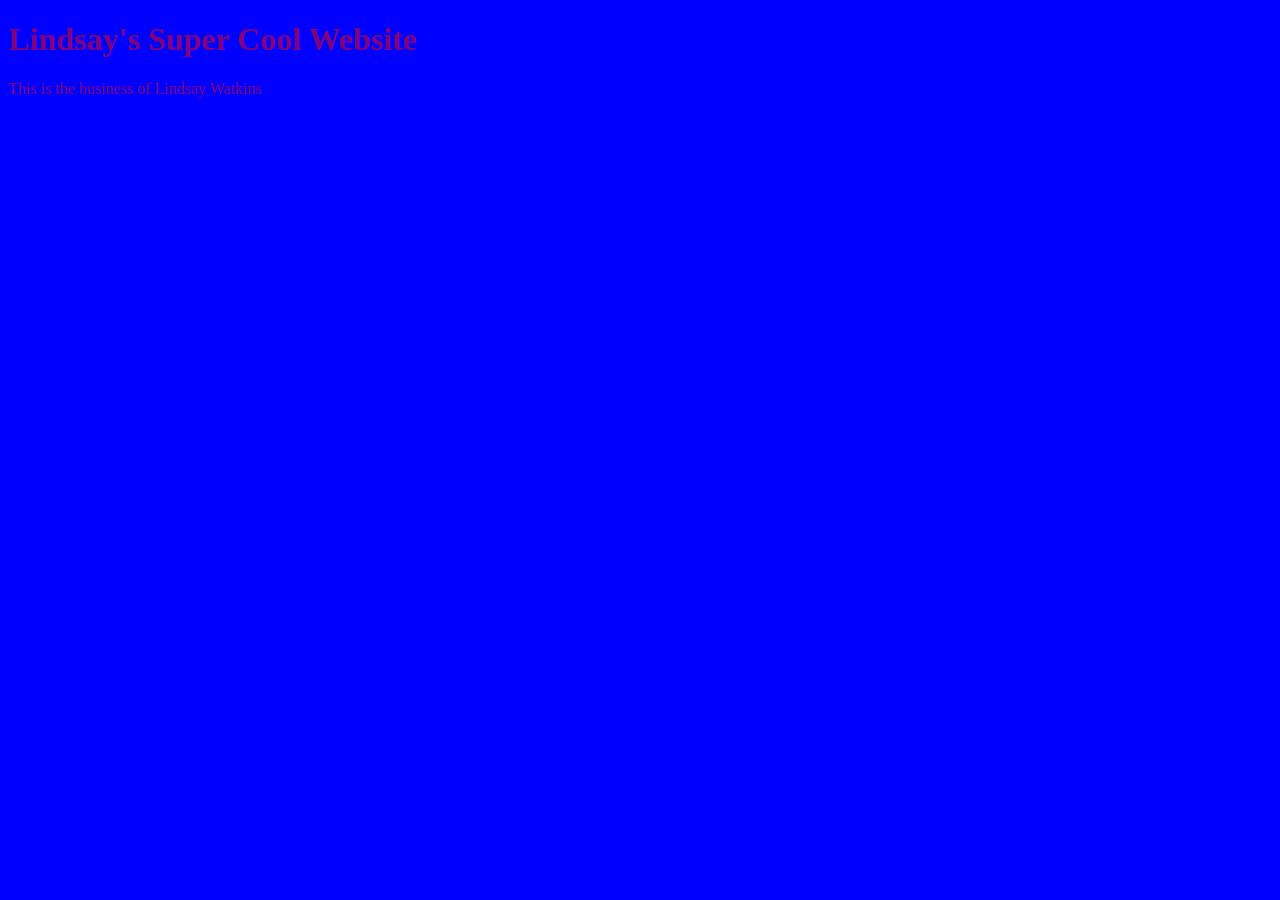
<file: unit_1/index.html>
<!DOCTYPE html>
<html>
	<head>
		<link rel="stylesheet" type="text/css" href="css/style.css">
		<title>Lindsay's Amazing Page</title>
	</head>
	<body>
		<h1>Lindsay's Super Cool Website</h1>
		<p>This is the business of Lindsay Watkins</p>
	</body>
</html>
</file>
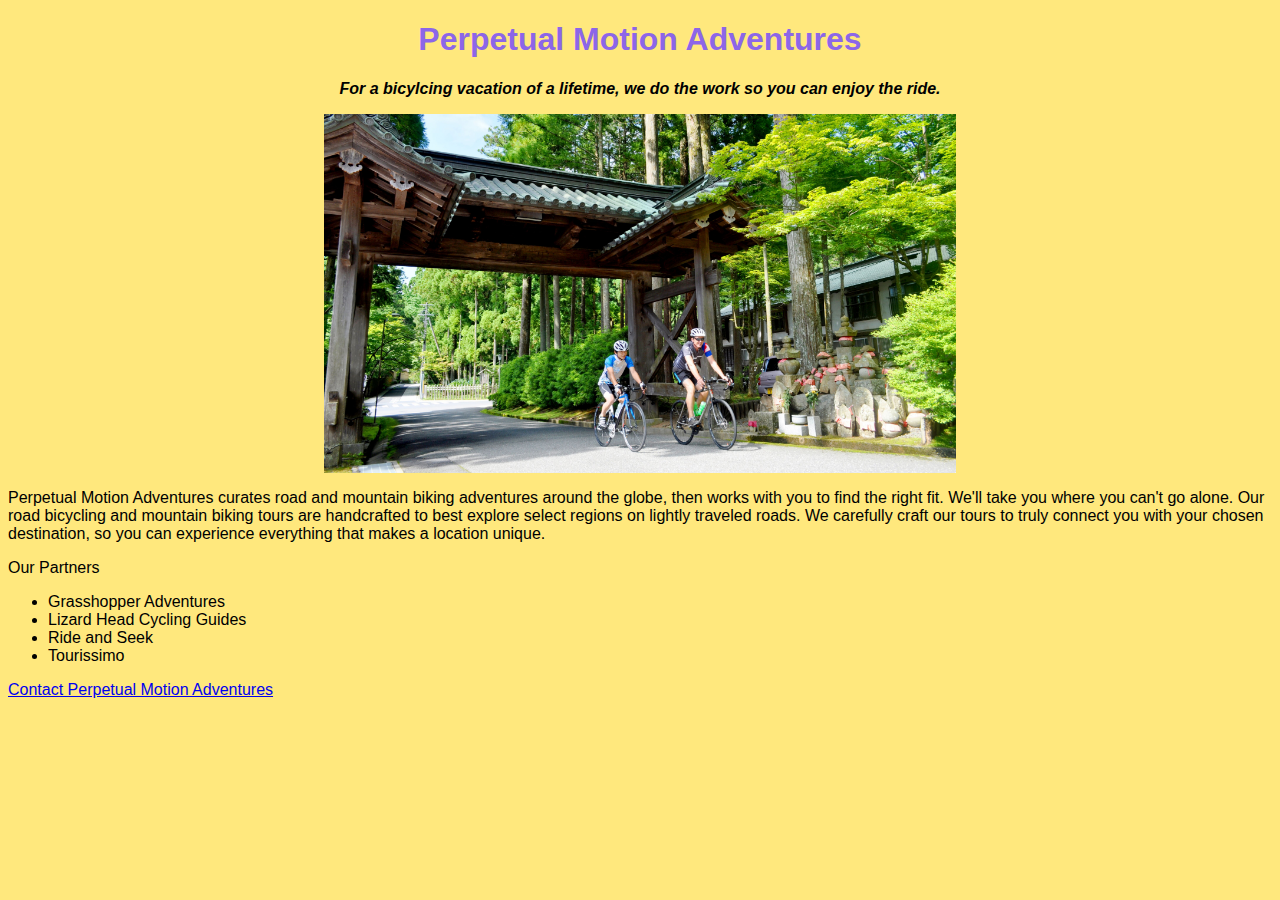
<file: unit_3/index.html>
<!DOCTYPE html>
<html>

<head>
	<link rel="stylesheet" type="text/css" href="css/style.css">
	<title>Perpetual Motion Adventures</title>
</head>

<body>
	<h1>Perpetual Motion Adventures</h1>
	
	<p id="slogan">For a bicylcing vacation of a lifetime, we do the work so you can enjoy the ride.</p> 
	
	<img src="images/japan.jpeg" alt="Two cyclists ride along a scenic road in Japan" title="Cycling in Japan" class="center">
	
	<p>Perpetual Motion Adventures curates road and mountain biking adventures around the globe, then works with you to find the right fit. We'll take you where you can't go alone. Our road bicycling and mountain biking tours are handcrafted to best explore select regions on lightly traveled roads. We carefully craft our tours to truly connect you with your chosen destination, so you can experience everything that makes a location unique.</p>

	<p>Our Partners</p>
	<ul>
		<li>Grasshopper Adventures</li>
		<li>Lizard Head Cycling Guides</li>
		<li>Ride and Seek</li>
		<li>Tourissimo</li>
	</ul>

	<p><a href="mailto:lindsay.watkins@gmail.com?subject="Perpetual Motion Adventures">Contact Perpetual Motion Adventures</a></p>

</body>

</html>
</file>
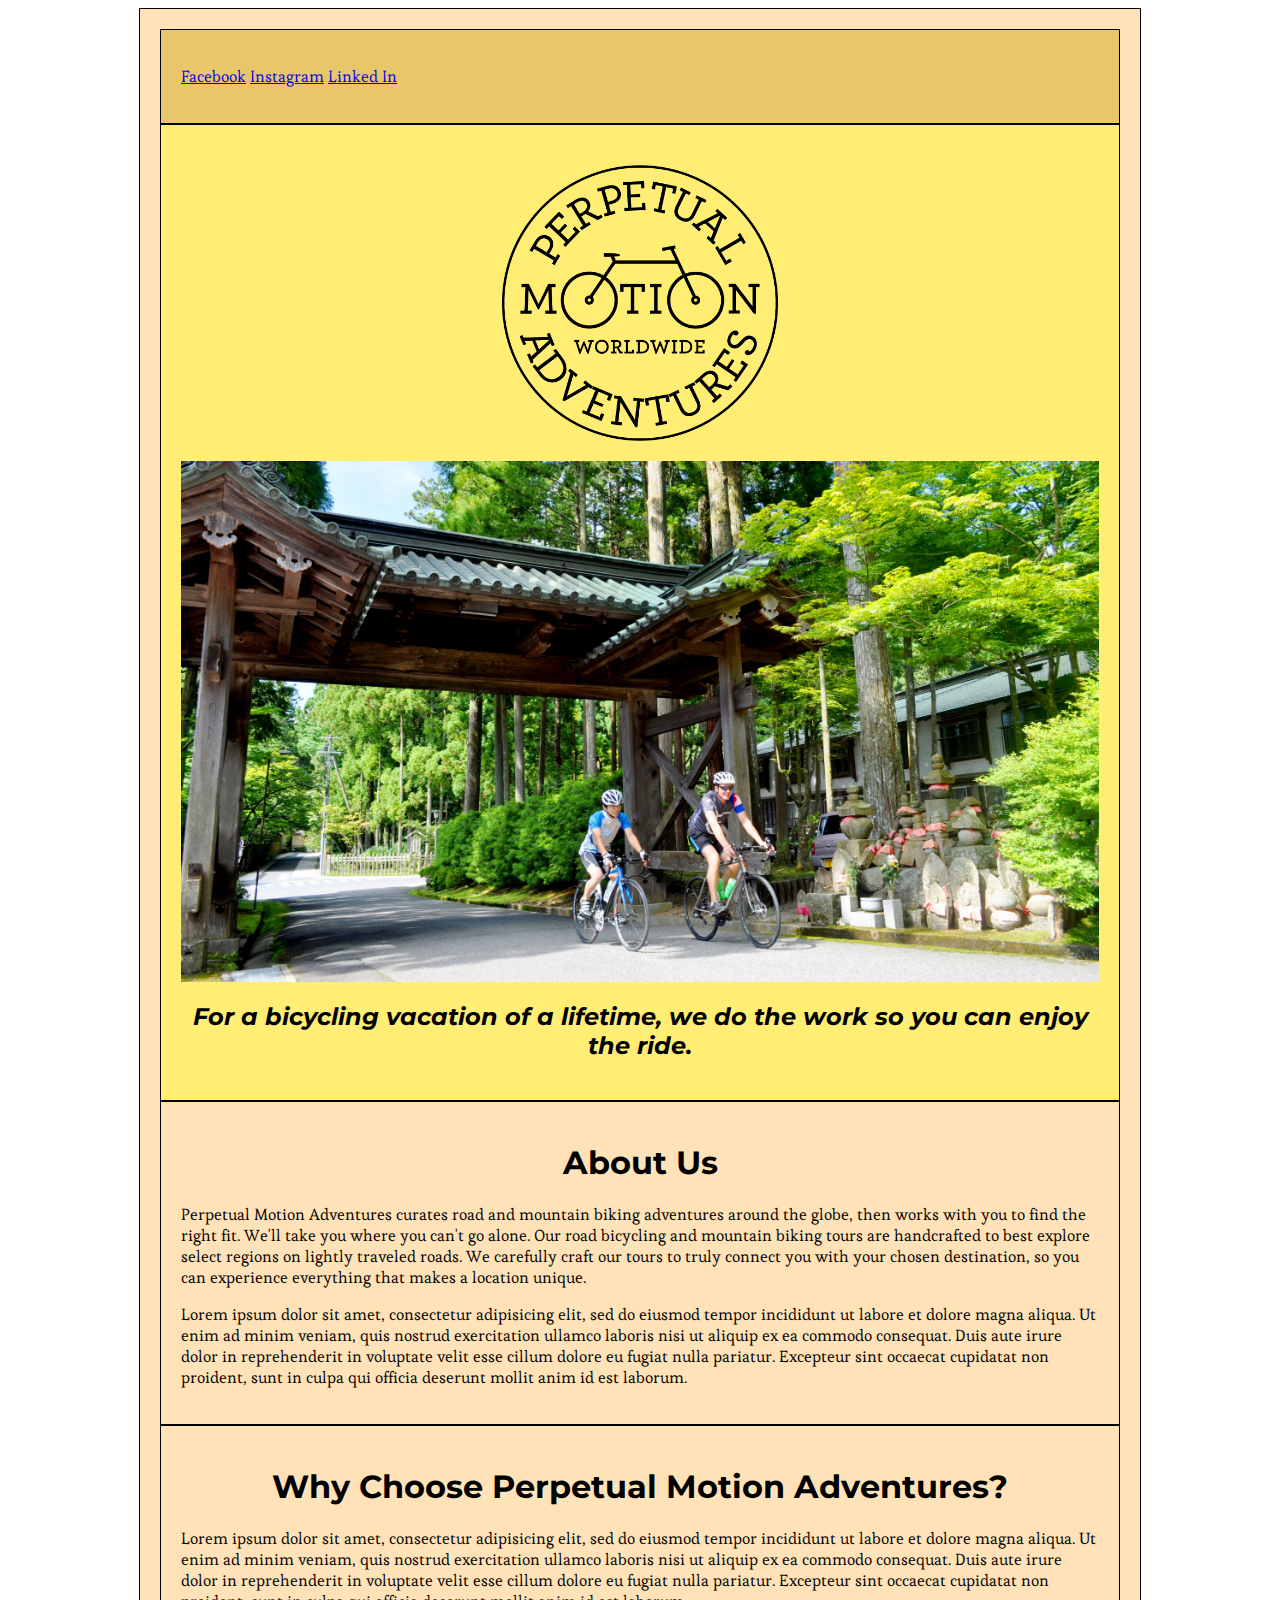
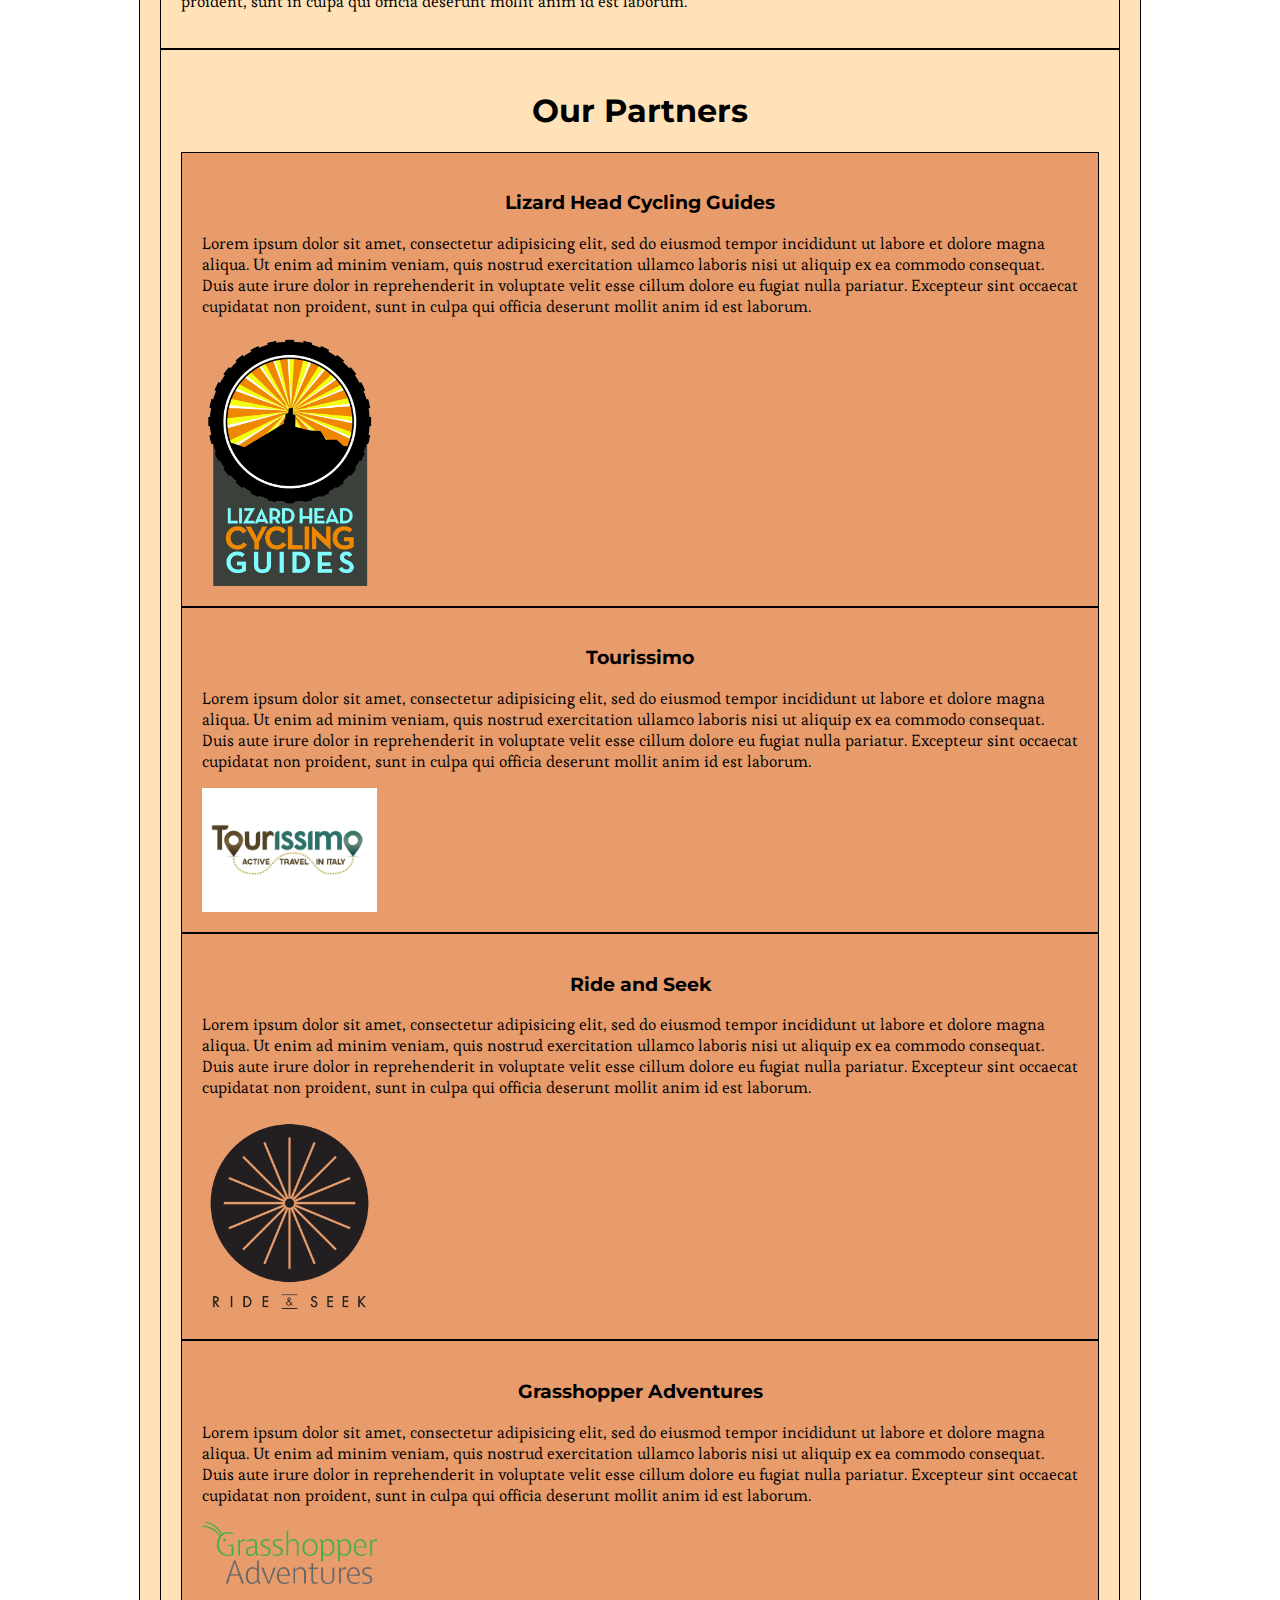
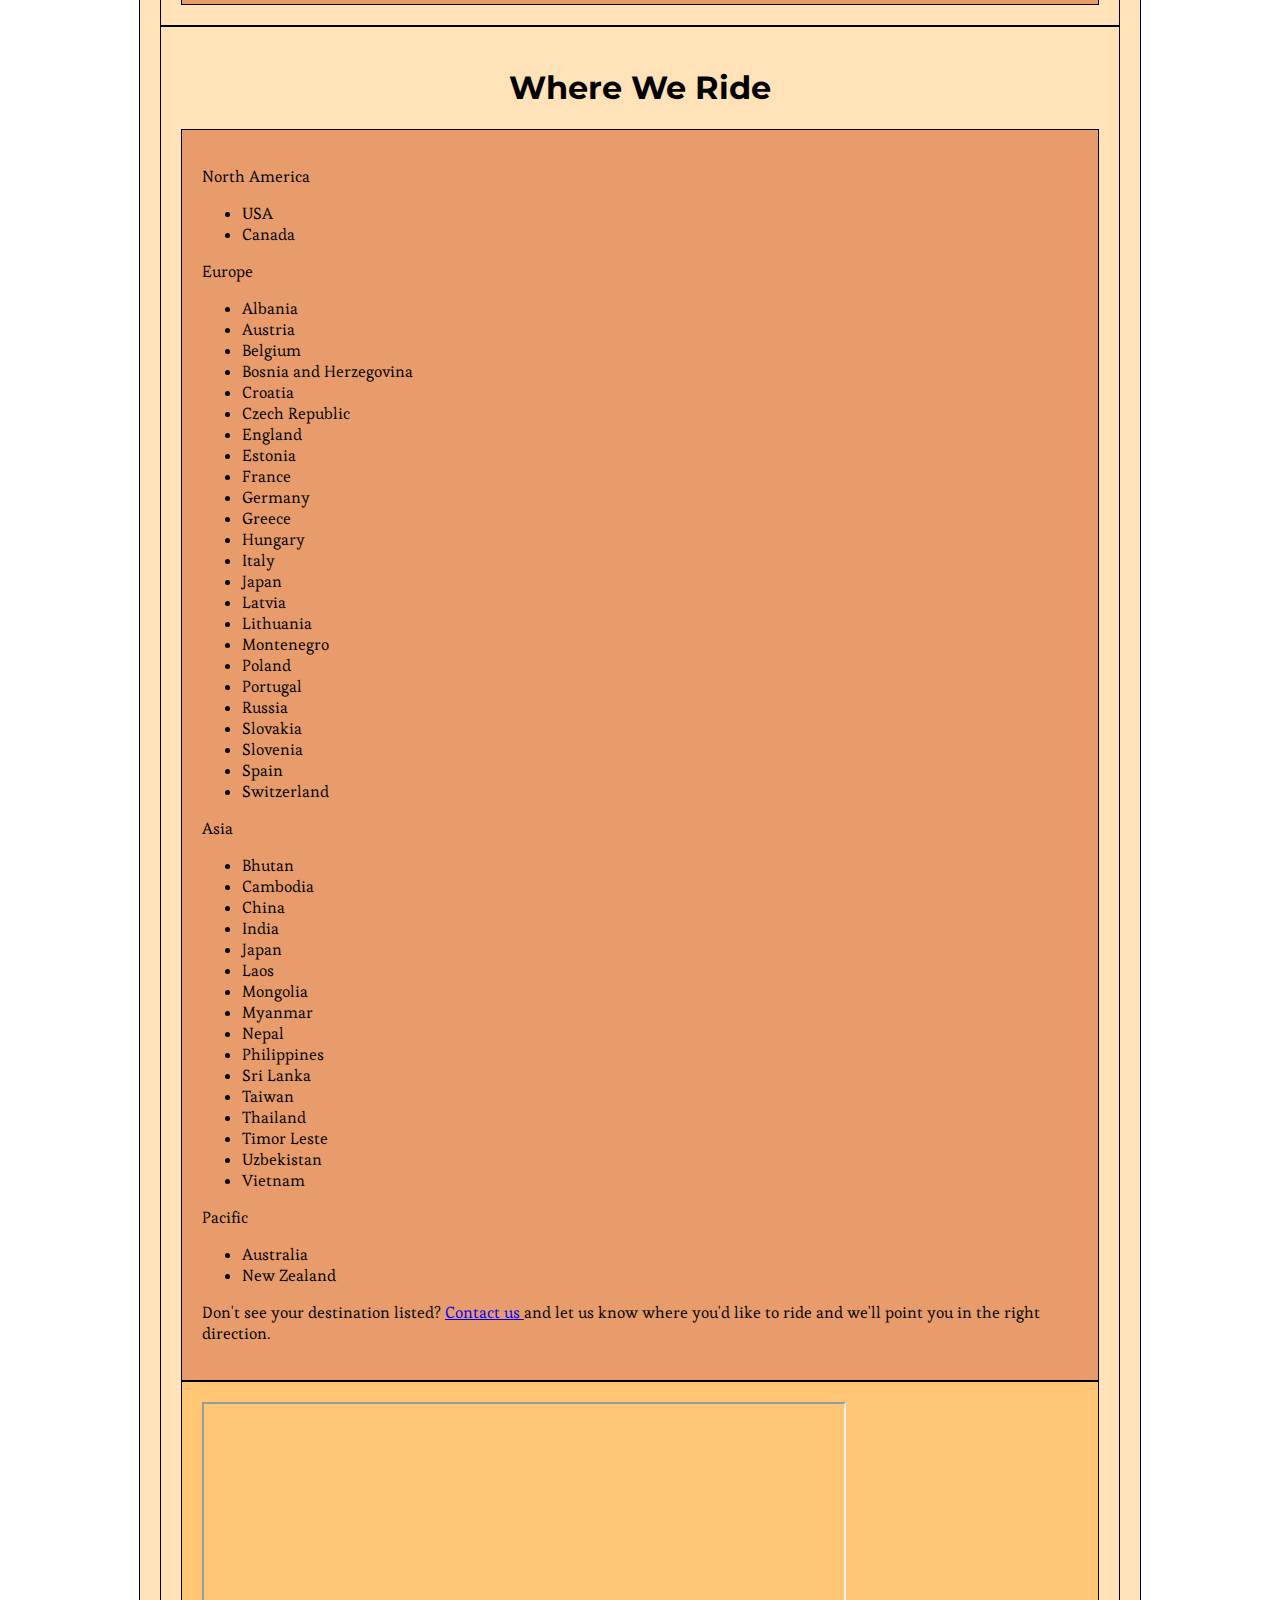
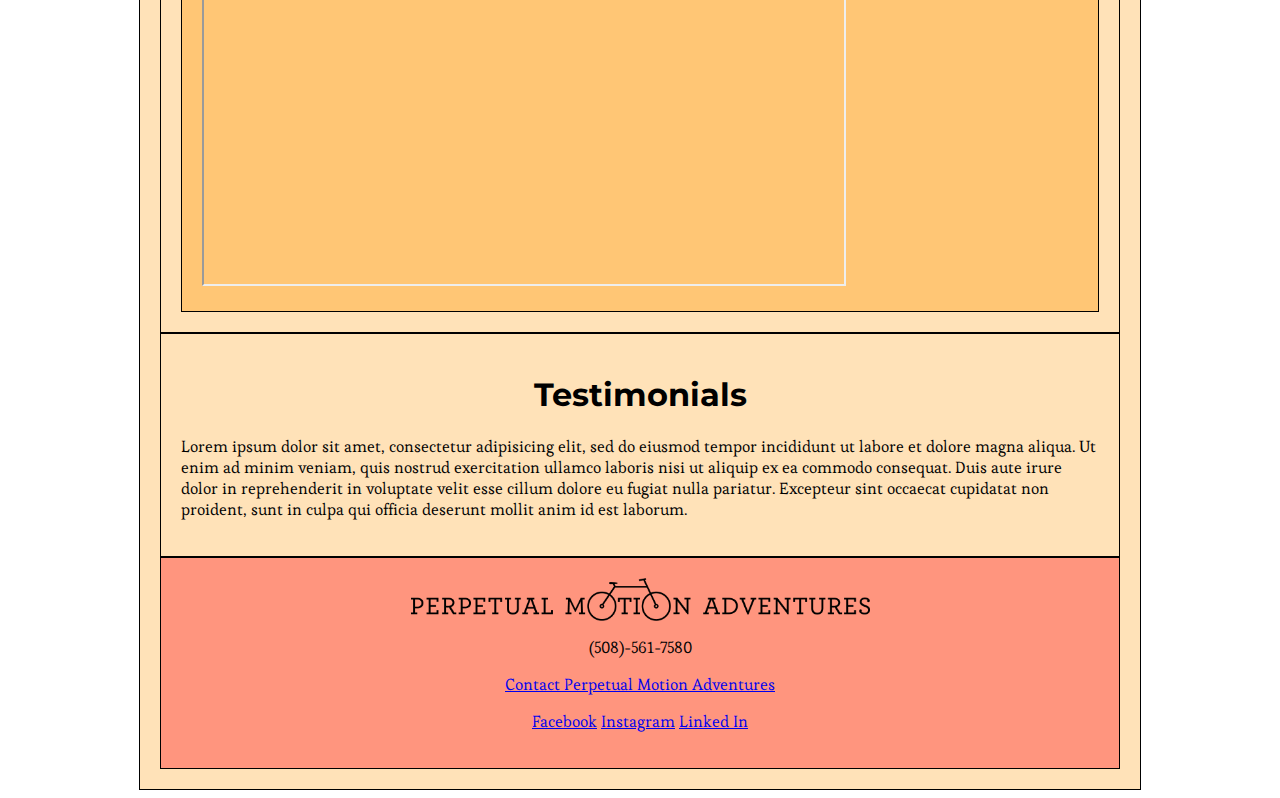
<file: unit_5/index.html>
<!DOCTYPE html>
<html>

<head>
	<link rel="stylesheet" type="text/css" href="css/style.css">
	<title>Perpetual Motion Adventures</title>
</head>

<body>
	<div class="wrapper">
	
	<nav>
		<p><a href="https://www.facebook.com/PerpetualMotionAdventures/">Facebook</a> <a href="https://www.instagram.com/pma.bike/">Instagram</a> <a href="https://www.linkedin.com/in/laurenpma/">Linked In</a></p>
		<!--SITE NAV LINKS FOR PAGES/SECTIONS-->
		<!-- HOW TO MAKE SOCIAL LINKS ICONS? -->
	</nav>

	<header>
		<img src="images/logos/PMA_logoRndBlk.png" alt="Perpetual Motion Adventures" title="Perpetual Motion Adventures Circle Logo" id="logo">
	
		<img src="images/japan.jpeg" alt="Two cyclists ride along a scenic road in Japan" title="Cycling in Japan" id="hero">

		<h2 id="slogan">For a bicycling vacation of a lifetime, we do the work so you can enjoy the ride.</h2> 
		<!--CTA BUTTON: "Where will your next adventure take you?" Goes to contact form-->
	</header>

	<section>
		<h1>About Us</h1>
		<p>Perpetual Motion Adventures curates road and mountain biking adventures around the globe, then works with you to find the right fit. We'll take you where you can't go alone. Our road bicycling and mountain biking tours are handcrafted to best explore select regions on lightly traveled roads. We carefully craft our tours to truly connect you with your chosen destination, so you can experience everything that makes a location unique.</p>
		<p>Lorem ipsum dolor sit amet, consectetur adipisicing elit, sed do eiusmod
		tempor incididunt ut labore et dolore magna aliqua. Ut enim ad minim veniam,
		quis nostrud exercitation ullamco laboris nisi ut aliquip ex ea commodo
		consequat. Duis aute irure dolor in reprehenderit in voluptate velit esse
		cillum dolore eu fugiat nulla pariatur. Excepteur sint occaecat cupidatat non
		proident, sunt in culpa qui officia deserunt mollit anim id est laborum.</p>
	</section>
	
	<section>	
		<h1>Why Choose Perpetual Motion Adventures?</h1>
		<p>Lorem ipsum dolor sit amet, consectetur adipisicing elit, sed do eiusmod
		tempor incididunt ut labore et dolore magna aliqua. Ut enim ad minim veniam,
		quis nostrud exercitation ullamco laboris nisi ut aliquip ex ea commodo
		consequat. Duis aute irure dolor in reprehenderit in voluptate velit esse
		cillum dolore eu fugiat nulla pariatur. Excepteur sint occaecat cupidatat non
		proident, sunt in culpa qui officia deserunt mollit anim id est laborum.</p>
	</section>
	
	<section>
		<h1>Our Partners</h1>
		<article>
			<h3>Lizard Head Cycling Guides</h3>
			<p>Lorem ipsum dolor sit amet, consectetur adipisicing elit, sed do eiusmod
			tempor incididunt ut labore et dolore magna aliqua. Ut enim ad minim veniam,
			quis nostrud exercitation ullamco laboris nisi ut aliquip ex ea commodo
			consequat. Duis aute irure dolor in reprehenderit in voluptate velit esse
			cillum dolore eu fugiat nulla pariatur. Excepteur sint occaecat cupidatat non
			proident, sunt in culpa qui officia deserunt mollit anim id est laborum.</p>
			<img src="images/tour_logos/lizardhead_logo.png" alt="Lizard Head Cycling Guides" title="Lizard Head Logo" class="tourlogos">
		</article>
		<article>
			<h3>Tourissimo</h3>
			<p>Lorem ipsum dolor sit amet, consectetur adipisicing elit, sed do eiusmod
			tempor incididunt ut labore et dolore magna aliqua. Ut enim ad minim veniam,
			quis nostrud exercitation ullamco laboris nisi ut aliquip ex ea commodo
			consequat. Duis aute irure dolor in reprehenderit in voluptate velit esse
			cillum dolore eu fugiat nulla pariatur. Excepteur sint occaecat cupidatat non
			proident, sunt in culpa qui officia deserunt mollit anim id est laborum.</p>
			<img src="images/tour_logos/tourissimo_logo.jpg" alt="Tourissimo Active Travel in Italy" title="Tourissimo Logo" class="tourlogos">
		</article>
		<article>
			<h3>Ride and Seek</h3>
			<p>Lorem ipsum dolor sit amet, consectetur adipisicing elit, sed do eiusmod
			tempor incididunt ut labore et dolore magna aliqua. Ut enim ad minim veniam,
			quis nostrud exercitation ullamco laboris nisi ut aliquip ex ea commodo
			consequat. Duis aute irure dolor in reprehenderit in voluptate velit esse
			cillum dolore eu fugiat nulla pariatur. Excepteur sint occaecat cupidatat non
			proident, sunt in culpa qui officia deserunt mollit anim id est laborum.</p>
			<img src="images/tour_logos/rideandseek_logo.png" alt="Ride and Seek" title="Ride and Seek Logo" class="tourlogos">
		</article>
		<article>
			<h3>Grasshopper Adventures</h3>
			<p>Lorem ipsum dolor sit amet, consectetur adipisicing elit, sed do eiusmod
			tempor incididunt ut labore et dolore magna aliqua. Ut enim ad minim veniam,
			quis nostrud exercitation ullamco laboris nisi ut aliquip ex ea commodo
			consequat. Duis aute irure dolor in reprehenderit in voluptate velit esse
			cillum dolore eu fugiat nulla pariatur. Excepteur sint occaecat cupidatat non
			proident, sunt in culpa qui officia deserunt mollit anim id est laborum.</p>
			<img src="images/tour_logos/grasshopper_logo.png" alt="Grasshopper Adventures" title="Grasshopper Adventures Logo" class="tourlogos">
		</article>
	</section>

	<section>
		<h1>Where We Ride</h1>
		<article>
			<!-- Ideally a collapsible list of countries-->
			<p>North America</p>
			<ul>
				<li>USA</li>
				<li>Canada</li>
			</ul>
			<p>Europe</p>
			<ul>
				<li>Albania</li>
				<li>Austria</li>
				<li>Belgium</li>
				<li>Bosnia and Herzegovina</li>
				<li>Croatia</li>
				<li>Czech Republic</li>
				<li>England</li>
				<li>Estonia</li>
				<li>France</li>
				<li>Germany</li>
				<li>Greece</li>
				<li>Hungary</li>
				<li>Italy</li>
				<li>Japan</li>
				<li>Latvia</li>
				<li>Lithuania</li>
				<li>Montenegro</li>
				<li>Poland</li>
				<li>Portugal</li>
				<li>Russia</li>
				<li>Slovakia</li>
				<li>Slovenia</li>
				<li>Spain</li>
				<li>Switzerland</li>
			</ul>
			<p>Asia</p>
			<ul>
				<li>Bhutan</li>
				<li>Cambodia</li>
				<li>China</li>
				<li>India</li>
				<li>Japan</li>
				<li>Laos</li>
				<li>Mongolia</li>
				<li>Myanmar</li>
				<li>Nepal</li>
				<li>Philippines</li>
				<li>Sri Lanka</li>
				<li>Taiwan</li>
				<li>Thailand</li>
				<li>Timor Leste</li>
				<li>Uzbekistan</li>
				<li>Vietnam</li>
			</ul>
			<p>Pacific</p>
			<ul>
				<li>Australia</li>
				<li>New Zealand</li>
			</ul>
			<p>Don't see your destination listed? 
				<a href="mailto:lindsay.watkins@gmail.com?subject="Perpetual Motion Adventures"> Contact us </a>and let us know where you'd like to ride and we'll point you in the right direction.
			</p>
		</article>
		<aside class ="map">
			<iframe src="https://www.google.com/maps/d/embed?mid=1LwFCKYsT__cp7K1BsuVEsWPPlYHXWUI-" width="640" height="480"></iframe>
		</aside>
	</section>

	<section>
		<h1>Testimonials</h1>
		<p>Lorem ipsum dolor sit amet, consectetur adipisicing elit, sed do eiusmod
		tempor incididunt ut labore et dolore magna aliqua. Ut enim ad minim veniam,
		quis nostrud exercitation ullamco laboris nisi ut aliquip ex ea commodo
		consequat. Duis aute irure dolor in reprehenderit in voluptate velit esse
		cillum dolore eu fugiat nulla pariatur. Excepteur sint occaecat cupidatat non
		proident, sunt in culpa qui officia deserunt mollit anim id est laborum.</p>
	</section>

	<footer>
		<img src="images/logos/PMA_horiLogoBlk.png" alt="Perpetual Motion Adventures" title="Perpetual Motion Adventures Logo" id="footer_logo">
		<p>(508)-561-7580</p> 
		<p><a href="mailto:lindsay.watkins@gmail.com?subject="Perpetual Motion Adventures">Contact Perpetual Motion Adventures</a></p>
		<p><a href="https://www.facebook.com/PerpetualMotionAdventures/">Facebook</a> <a href="https://www.instagram.com/pma.bike/">Instagram</a> <a href="https://www.linkedin.com/in/laurenpma/">Linked In</a></p>
	</footer>

	</div>

</body>

</html>
</file>
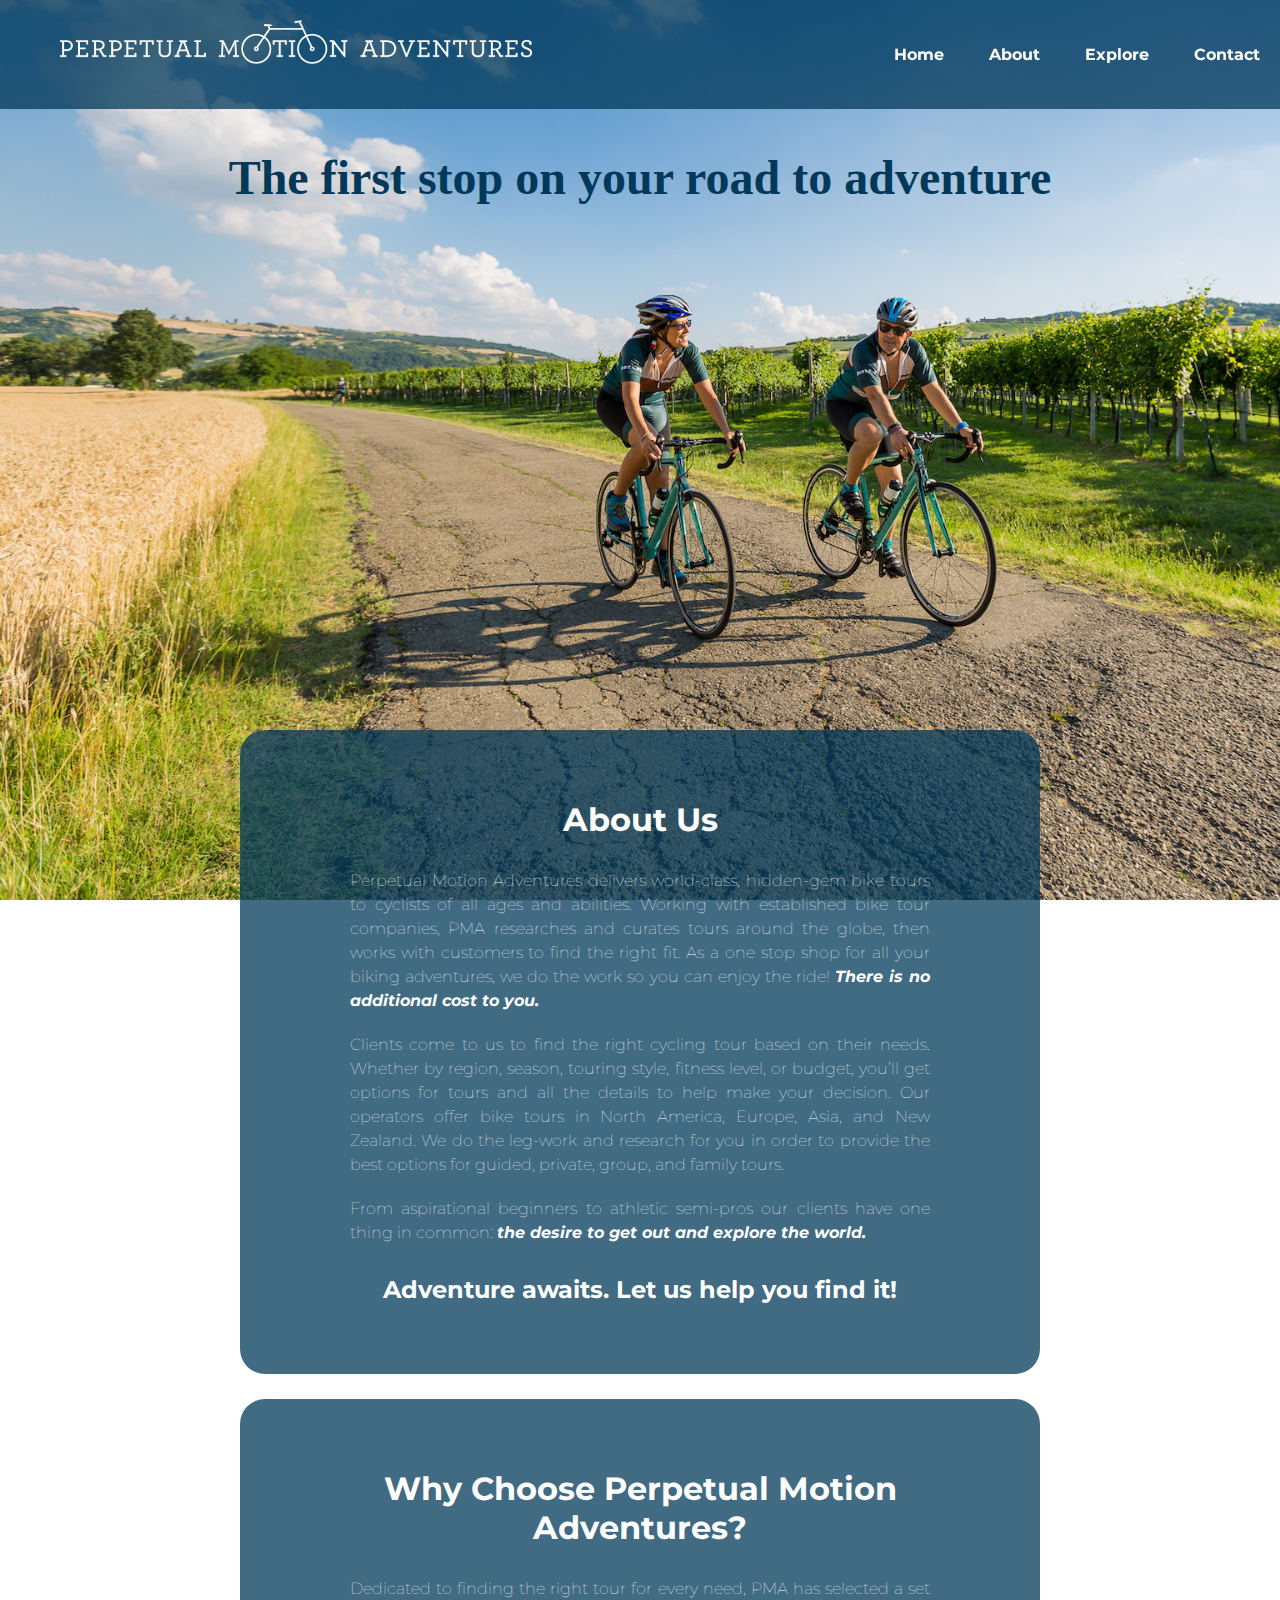
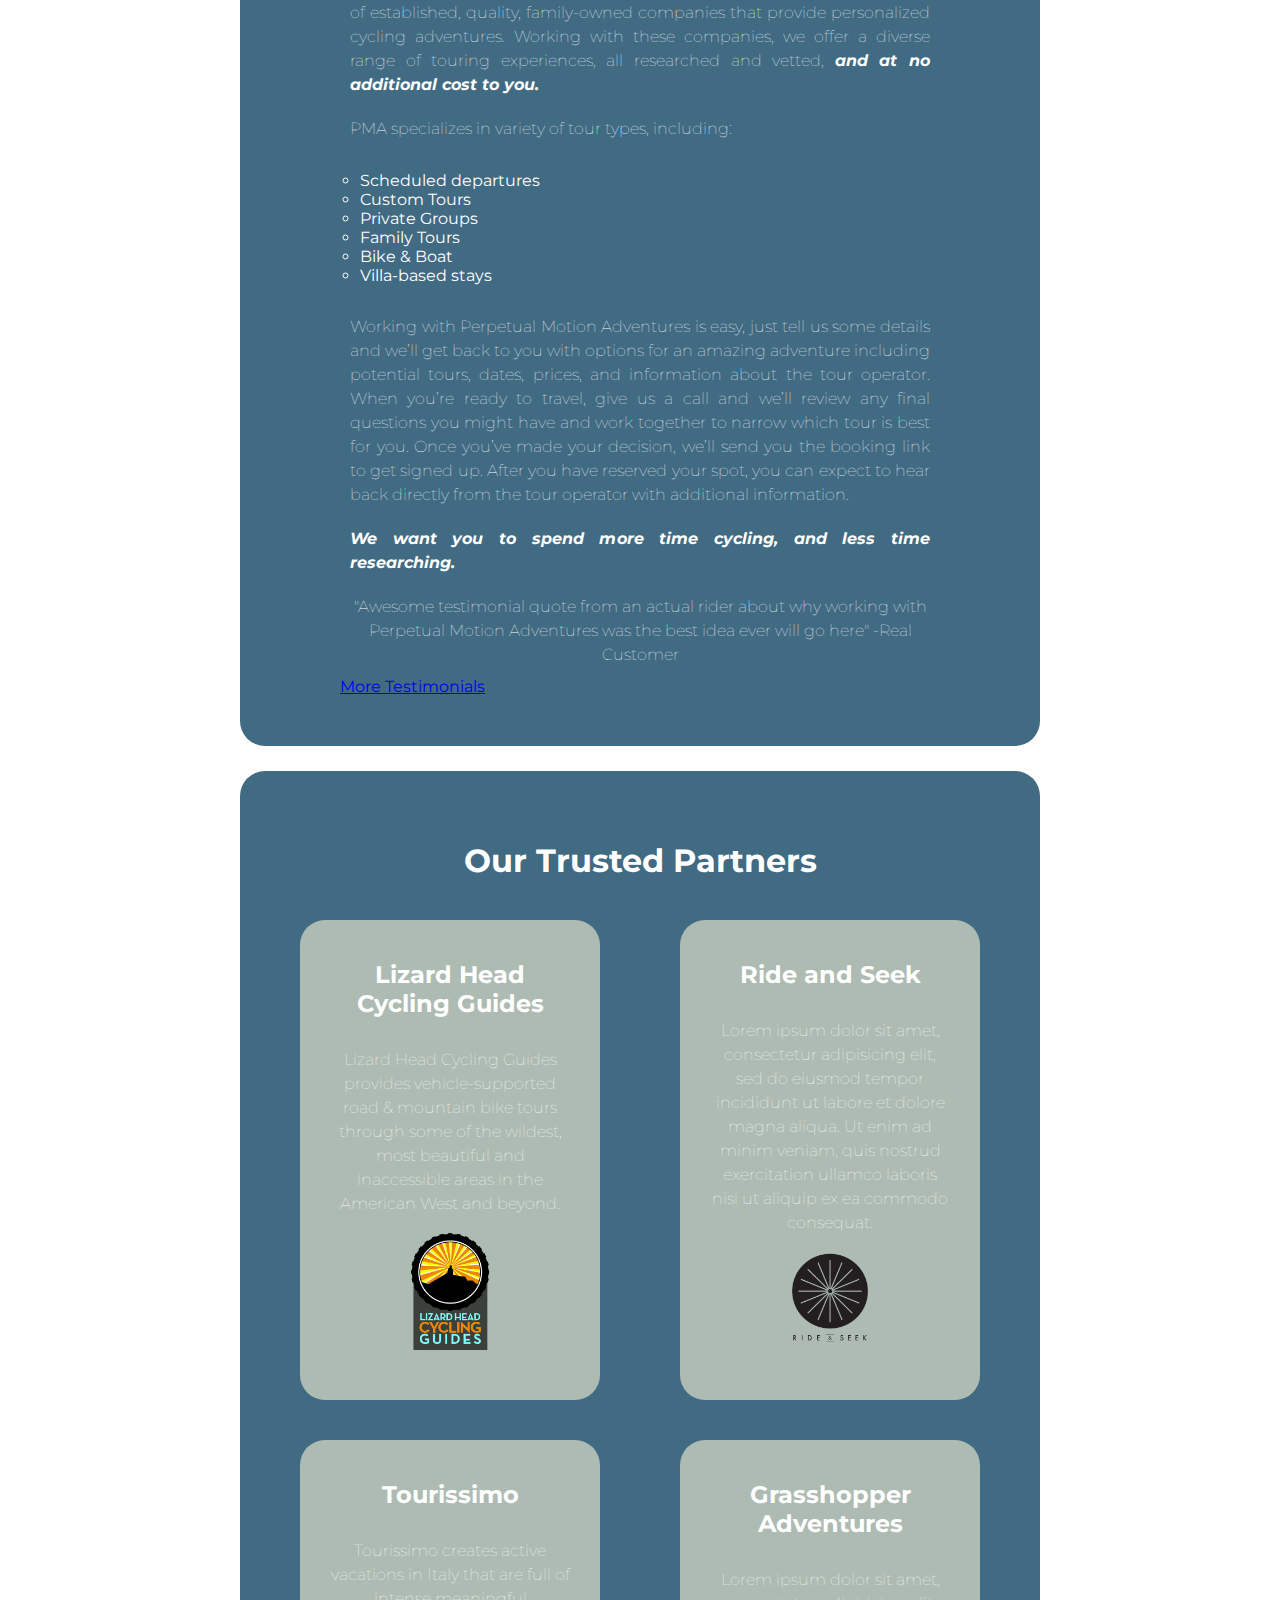
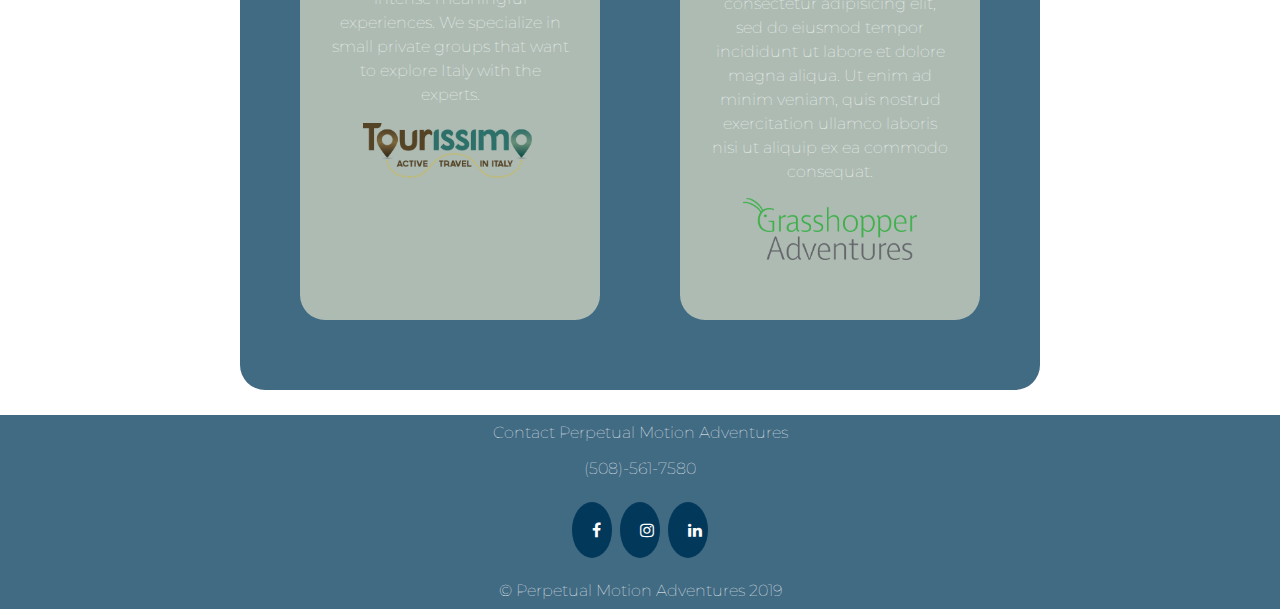
<file: unit_6/index.html>
<!DOCTYPE html>
<html>

<head>
	<link rel="stylesheet" type="text/css" href="css/style.css">
	<meta name="viewport" content="width=device-width, initial-scale=1">
	<link rel="stylesheet" href="https://cdnjs.cloudflare.com/ajax/libs/font-awesome/4.7.0/css/font-awesome.min.css">
	<title>Perpetual Motion Adventures</title>
</head>

<body>
	<div class="wrapper">

	<header>
		<img src="images/logos/PMA_horiLogoWht.png" alt="Perpetual Motion Adventures" title="Perpetual Motion Adventures Logo" id="logo">

		<nav>
			<a class="navlinks" href="index.html">Home</a>
			<a class="navlinks" href="about.html">About</a>
			<a class="navlinks" href="explore.html">Explore</a>
			<a class="navlinks" href="contact.html">Contact</a>
		</nav>
	</header>	
	
	<div id="tagline" class="clearfix">
		<h1>The first stop on your road to adventure</h1> 
	</div>

	<!-- <div>
		<a class="button" href="#about">Learn More</a>
	</div> -->

	<section id="about" class="clearfix">
		<h2>About Us</h2>
		<p>Perpetual Motion Adventures delivers world-class, hidden-gem bike tours to cyclists of all ages and abilities. Working with established bike tour companies, PMA researches and curates tours around the globe, then works with customers to find the right fit. As a one stop shop for all your biking adventures, we do the work so you can enjoy the ride! <span>There is no additional cost to you.</span></p>
		
		<p>Clients come to us to find the right cycling tour based on their needs. Whether by region, season, touring style, fitness level, or budget, you’ll get options for tours and all the details to help make your decision. Our operators offer bike tours in North America, Europe, Asia, and New Zealand. We do the leg-work and research for you in order to provide the best options for guided, private, group, and family tours.</p>
		
		<p>From aspirational beginners to athletic semi-pros our clients have one thing in common: <span>the desire to get out and explore the world.</span></p>

		<h3>Adventure awaits. Let us help you find it!</h3>
	</section>
	
	<section id="why">	
		<h2>Why Choose Perpetual Motion Adventures?</h2>
		
		<p>Dedicated to finding the right tour for every need, PMA has selected a set of established, quality, family-owned companies that provide personalized cycling adventures. Working with these companies, we offer a diverse range of touring experiences, all researched and vetted, <span>and at no additional cost to you.</span></p>

		<p>PMA specializes in variety of tour types, including:</p>

		<ul>
			<li>Scheduled departures</li>
			<li>Custom Tours</li>
			<li>Private Groups</li>
			<li>Family Tours</li>
			<li>Bike & Boat</li>
			<li>Villa-based stays</li>
		</ul>

		<p>Working with Perpetual Motion Adventures is easy, just tell us some details and we’ll get back to you with options for an amazing adventure including potential tours, dates, prices, and information about the tour operator. When you’re ready to travel, give us a call and we’ll review any final questions you might have and work together to narrow which tour is best for you. Once you’ve made your decision, we’ll send you the booking link to get signed up. After you have reserved your spot, you can expect to hear back directly from the tour operator with additional information.</p>

		<p><span>We want you to spend more time cycling, and less time researching.</span></p>
		
		<p class="center">"Awesome testimonial quote from an actual rider about why working with Perpetual Motion Adventures was the best idea ever will go here" -Real Customer</p>
		
		<a href="#">More Testimonials</a>
		<!-- Link to "More Testimonials" as a box -->
	</section>
	
	<section id="partners" class="clearfix">
		<h2>Our Trusted Partners</h2>
			<div id="lizardhead" class="clearfix">
				<h3>Lizard Head Cycling Guides</h3>
				<p class="center">Lizard Head Cycling Guides provides vehicle-supported road & mountain bike tours through some of the wildest, most beautiful and inaccessible areas in the American West and beyond.</p>
				<img src="images/tour_logos/lizardhead_logo.png" alt="Lizard Head Cycling Guides" title="Lizard Head Logo" id="lizardheadlogo">
			</div>

			<div id="rideandseek" class="clearfix">
				<h3>Ride and Seek</h3>
				<p class="center">Lorem ipsum dolor sit amet, consectetur adipisicing elit, sed do eiusmod tempor incididunt ut labore et dolore magna aliqua. Ut enim ad minim veniam, quis nostrud exercitation ullamco laboris nisi ut aliquip ex ea commodo consequat.</p>
				<img src="images/tour_logos/rideandseek_logo.png" alt="Ride and Seek" title="Ride and Seek Logo" id="rideandseeklogo">
			</div>

			<div id="tourissimo" class="clearfix">
				<h3>Tourissimo</h3>
				<p class="center">Tourissimo creates active vacations in Italy that are full of intense meaningful experiences. We specialize in small private groups that want to explore Italy with the experts.</p>
				<img src="images/tour_logos/tourissimo_logo_1.png" alt="Tourissimo" title="Tourissimo Logo" id="tourissimologo">
			</div>
	
			<div id="grasshopper" class="clearfix">
				<h3>Grasshopper Adventures</h3>
				<p class="center">Lorem ipsum dolor sit amet, consectetur adipisicing elit, sed do eiusmod tempor incididunt ut labore et dolore magna aliqua. Ut enim ad minim veniam, quis nostrud exercitation ullamco laboris nisi ut aliquip ex ea commodo consequat.</p>
				<img src="images/tour_logos/grasshopper_logo.png" alt="Grasshopper Adventures" title="Grasshopper Adventures Logo" id="grasshopperlogo">
			</div>
	</section>

	<footer>
		<!-- <img src="images/logos/PMA_logoRndWht.png" alt="Perpetual Motion Adventures" title="Perpetual Motion Adventures Logo" id="footer_logo"> -->
		<p class="footer">
			<a class="footerlinks" href="mailto:lindsay.watkins@gmail.com?subject=Perpetual Motion Adventures">Contact Perpetual Motion Adventures</a>
		</p>
		<p class="footer">(508)-561-7580</p> 
		<p class="footer">
			<a href="https://www.facebook.com/PerpetualMotionAdventures" class="fa fa-facebook"></a>
			<a href="https://www.instagram.com/pma.bike/" class="fa fa-instagram"></a>
			<a href="https://www.linkedin.com/in/laurenpma/" class="fa fa-linkedin"></a>
		</p>
		<p class="footer">&copy; Perpetual Motion Adventures 2019</p>
	</footer>

	</div>

</body>

</html>
</file>
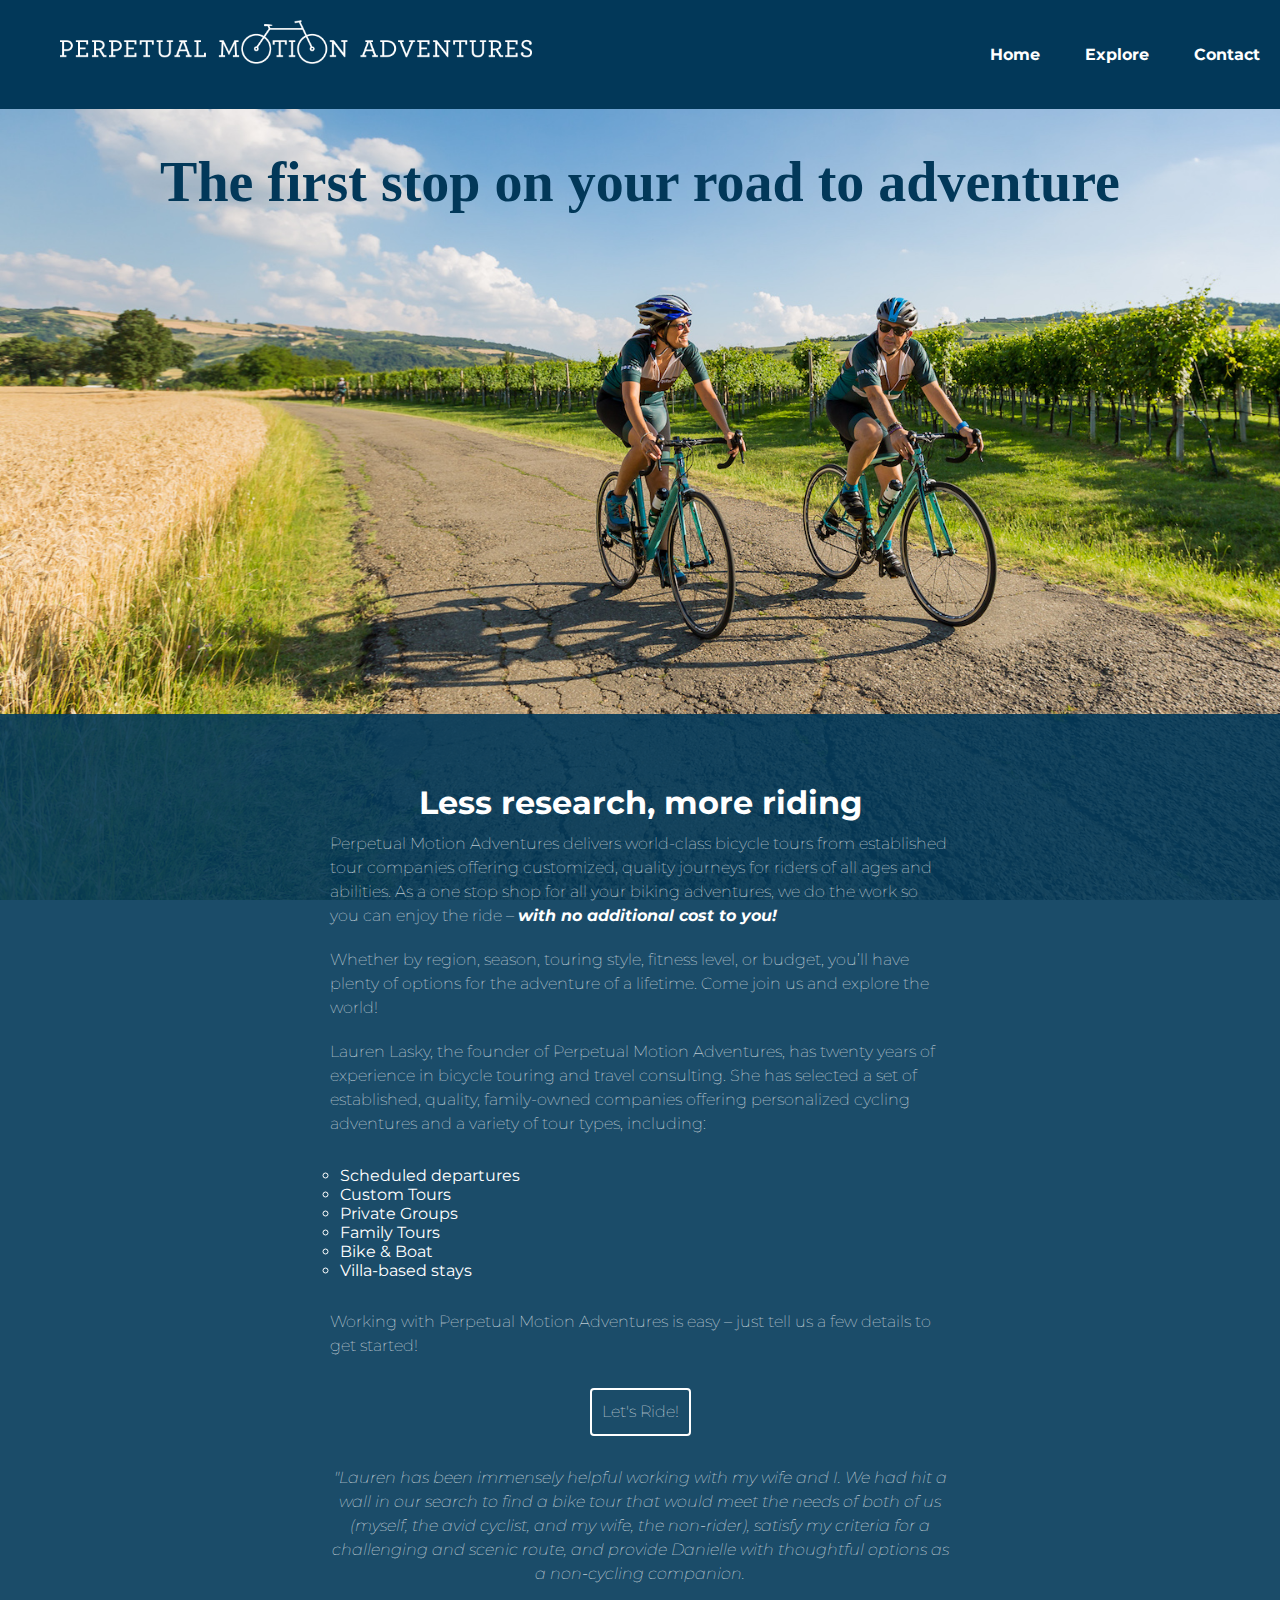
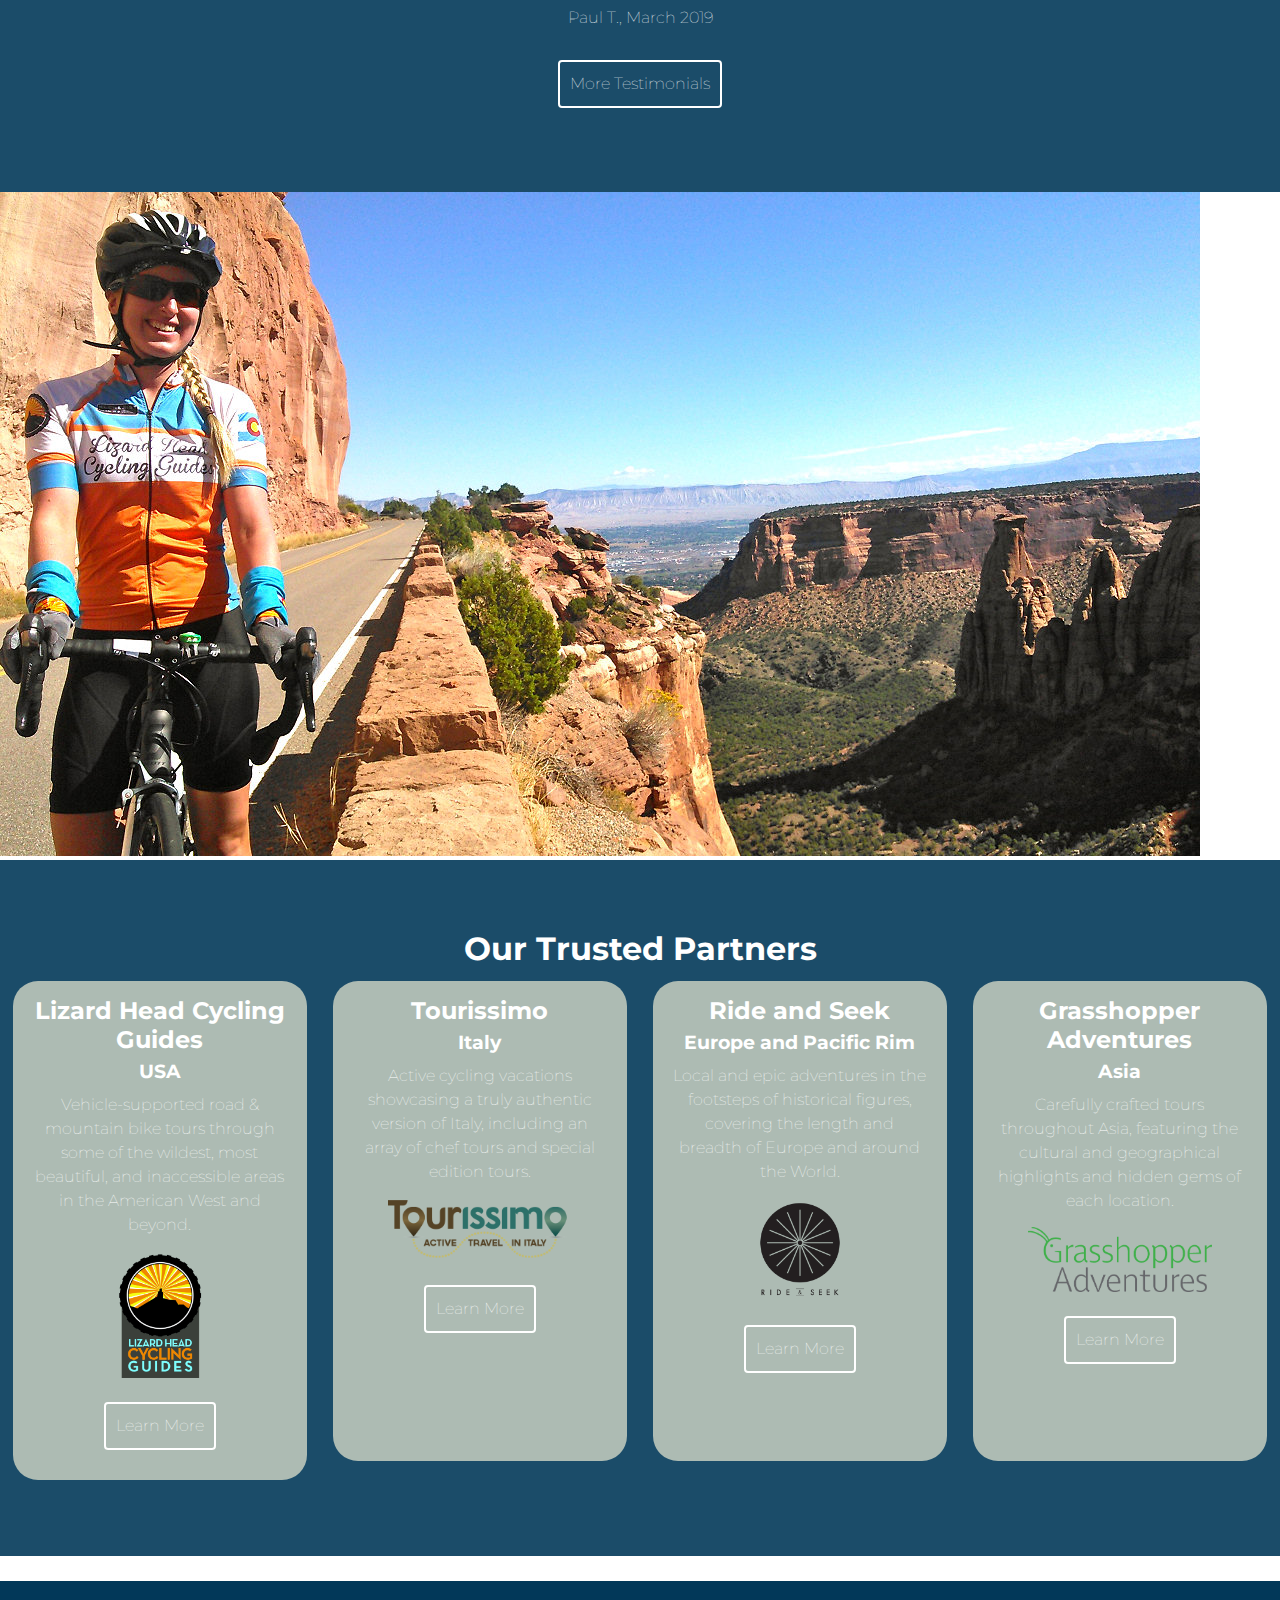
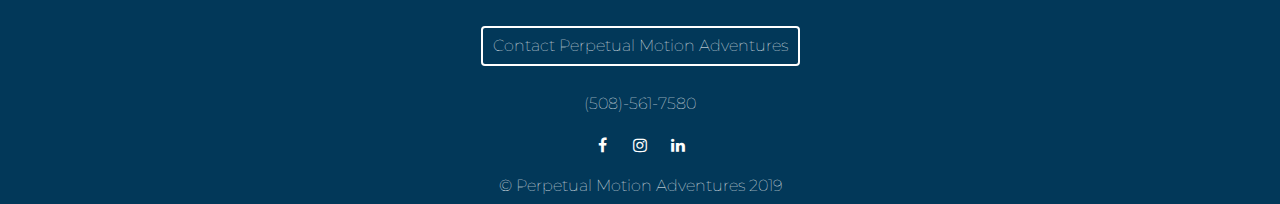
<file: unit_7/index.html>
<!DOCTYPE html>
<html>

<head>
	<link rel="stylesheet" type="text/css" href="css/style.css">
	<meta name="viewport" content="width=device-width, initial-scale=1">
	<link rel="stylesheet" href="https://cdnjs.cloudflare.com/ajax/libs/font-awesome/4.7.0/css/font-awesome.min.css">
	<title>Perpetual Motion Adventures</title>
</head>

<body>
	
	<header>
		<img src="images/logos/PMA_horiLogoWht.png" alt="Perpetual Motion Adventures" title="Perpetual Motion Adventures Logo" id="logo">

		<nav>
			<a class="navlinks" href="index.html">Home</a>
			<a class="navlinks" href="explore.html">Explore</a>
			<a class="navlinks" href="contact.html">Contact</a>
		</nav>
	</header>	
	
	<div id="tagline" class="clearfix">
		<h1>The first stop on your road to adventure</h1> 
	</div>

	<section id="about" class="clearfix">
		<h2>Less research, more riding</h2>
		
		<p>Perpetual Motion Adventures delivers world-class bicycle tours from established tour companies offering customized, quality journeys for riders of all ages and abilities. As a one stop shop for all your biking adventures, we do the work so you can enjoy the ride – <span>with no additional cost to you!</span></p>

		<p>Whether by region, season, touring style, fitness level, or budget, you’ll have plenty of options for the adventure of a lifetime. Come join us and explore the world!</p>
	
		<p>Lauren Lasky, the founder of Perpetual Motion Adventures, has twenty years of experience in bicycle touring and travel consulting. She has selected a set of established, quality, family-owned companies offering personalized cycling adventures and a variety of tour types, including:</p>

		<ul class="list">
			<li>Scheduled departures</li>
			<li>Custom Tours</li>
			<li>Private Groups</li>
			<li>Family Tours</li>
			<li>Bike & Boat</li>
			<li>Villa-based stays</li>
		</ul>

		<p>Working with Perpetual Motion Adventures is easy – just tell us a few details to get started!</p>

		<p class="center">
			<a class="button" href="contact.html">Let's Ride!</a>
		</p>
		
		<p class="testimonial">"Lauren has been immensely helpful working with my wife and I. We had hit a wall in our search to find a bike tour that would meet the needs of both of us (myself, the avid cyclist, and my wife, the non-rider), satisfy my criteria for a challenging and scenic route, and provide Danielle with thoughtful options as a non-cycling companion.</p> 
		<p class="center">Paul T., March 2019</p>
		
		<p class="center">
			<a class="button" href="testimonials.html">More Testimonials</a>
		</p>
	</section>

	<section>
		<img src="images/tour_photos/lizardhead/Redrocks_Canyon_02.jpg" alt="A mountain biker rides through a field of flowers in Crested Butte" title="Crested Butte Mountain Biking" class="wide">
	</section>
	
	<section id="partners" class="clearfix">
		<h2>Our Trusted Partners</h2>
			<div class="operators" class="clearfix">
				<h3>Lizard Head Cycling Guides</h3>
				<h4>USA</h4>
				<p class="center">Vehicle-supported road & mountain bike tours through some of the wildest, most beautiful, and inaccessible areas in the American West and beyond.</p>
				<img src="images/tour_logos/lizardhead_logo.png" alt="Lizard Head Cycling Guides" title="Lizard Head Logo" id="lizardheadlogo">
				<p class="center">
					<a class="button" href="https://lizardheadcyclingguides.com/">Learn More</a>
				</p>
			</div>

			<div class="operators" class="clearfix">
				<h3>Tourissimo</h3>
				<h4>Italy</h4>
				<p class="center">Active cycling vacations showcasing a truly authentic version of Italy, including an array of chef tours and special edition tours.</p>
				<img src="images/tour_logos/tourissimo_logo_1.png" alt="Tourissimo" title="Tourissimo Logo" id="tourissimologo">
				<p class="center">
					<a class="button" href="https://www.tourissimo.travel/">Learn More</a>
				</p>
			</div>

			<div class="operators" class="clearfix">
				<h3>Ride and Seek</h3>
				<h4>Europe and Pacific Rim</h4>
				<p class="center">Local and epic adventures in the footsteps of historical figures, covering the length and breadth of Europe and around the World.</p>
				<img src="images/tour_logos/rideandseek_logo.png" alt="Ride and Seek" title="Ride and Seek Logo" id="rideandseeklogo">
				<p class="center">
					<a class="button" href="https://www.rideandseek.com/">Learn More</a>
				</p>
			</div>
	
			<div class="operators" class="clearfix">
				<h3>Grasshopper Adventures</h3>
				<h4>Asia</h4>
				<p class="center">Carefully crafted tours throughout Asia, featuring the cultural and geographical highlights and hidden gems of each location.</p>
				<img src="images/tour_logos/grasshopper_logo.png" alt="Grasshopper Adventures" title="Grasshopper Adventures Logo" id="grasshopperlogo">
				<p class="center">
					<a class="button" href="https://www.grasshopperadventures.com/">Learn More</a>
				</p>
			</div>
	</section>

	<footer>
		<!-- <img src="images/logos/PMA_logoRndWht.png" alt="Perpetual Motion Adventures" title="Perpetual Motion Adventures Logo" id="footer_logo"> -->
		<p class="footer">
			<a class="button" href="mailto:lindsay.watkins@gmail.com?subject=Perpetual Motion Adventures">Contact Perpetual Motion Adventures</a>
		</p>
		<p class="footer">(508)-561-7580</p> 
		<p class="footer">
			<a href="https://www.facebook.com/PerpetualMotionAdventures" class="fa fa-facebook"></a>
			<a href="https://www.instagram.com/pma.bike/" class="fa fa-instagram"></a>
			<a href="https://www.linkedin.com/in/laurenpma/" class="fa fa-linkedin"></a>
		</p>
		<p class="footer">&copy; Perpetual Motion Adventures 2019</p>
	</footer>

</body>

</html>
</file>
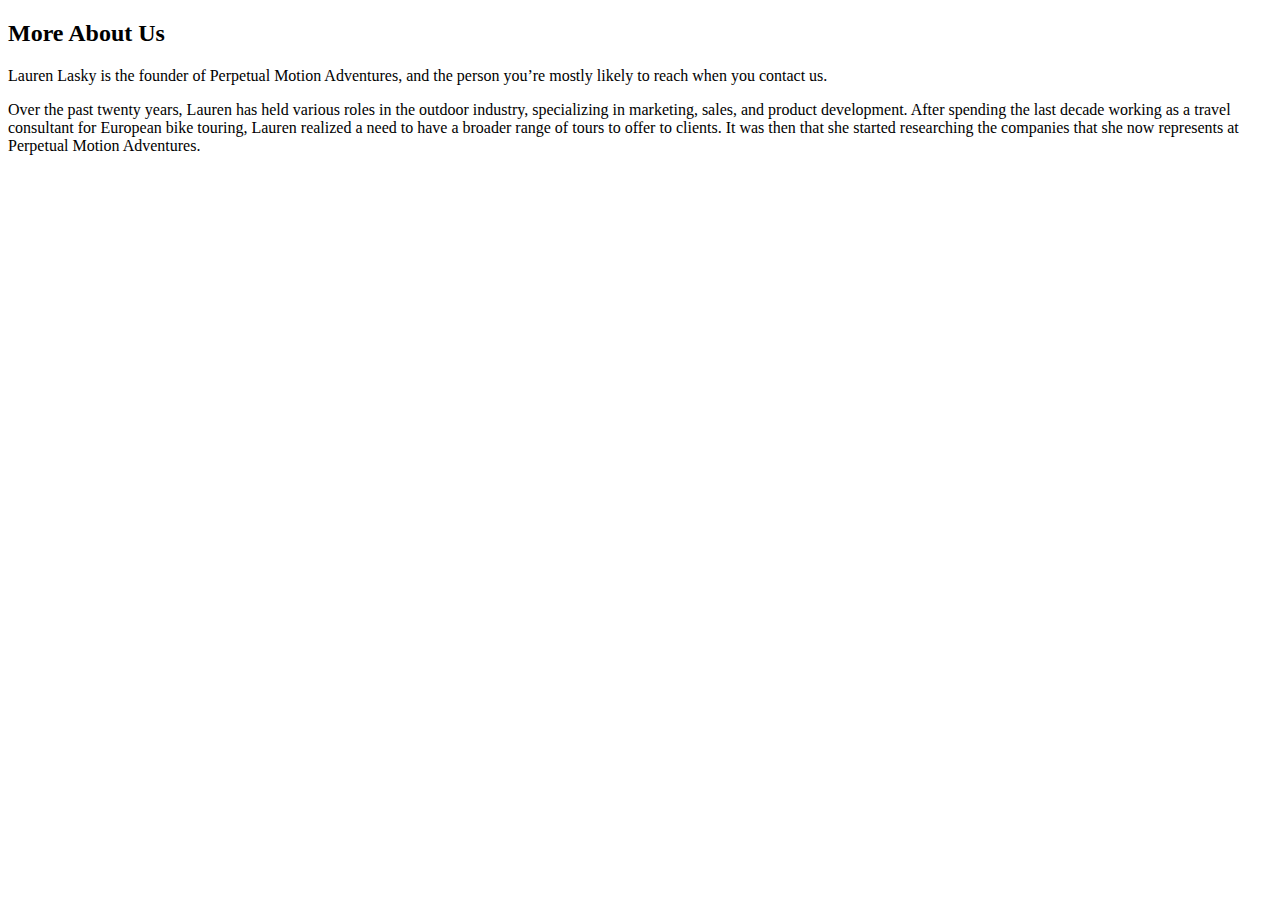
<file: unit_6/about.html>
<!DOCTYPE html>
<html>

<head>
	<title><link rel="stylesheet" type="text/css" href="css/style.css">
	<meta name="viewport" content="width=device-width, initial-scale=1">
	<link rel="stylesheet" href="https://cdnjs.cloudflare.com/ajax/libs/font-awesome/4.7.0/css/font-awesome.min.css">
	<title>Perpetual Motion Adventures</title></title>
</head>

<body>
	<h2>More About Us</h2>

	<p>Lauren Lasky is the founder of Perpetual Motion Adventures, and the person you’re mostly likely to reach when you contact us.</p>

	<p>Over the past twenty years, Lauren has held various roles in the outdoor industry, specializing in marketing, sales, and product development. After spending the last decade working as a travel consultant for European bike touring, Lauren realized a need to have a broader range of tours to offer to clients. It was then that she started researching the companies that she now represents at Perpetual Motion Adventures.</p>
</body>

</html>
</file>
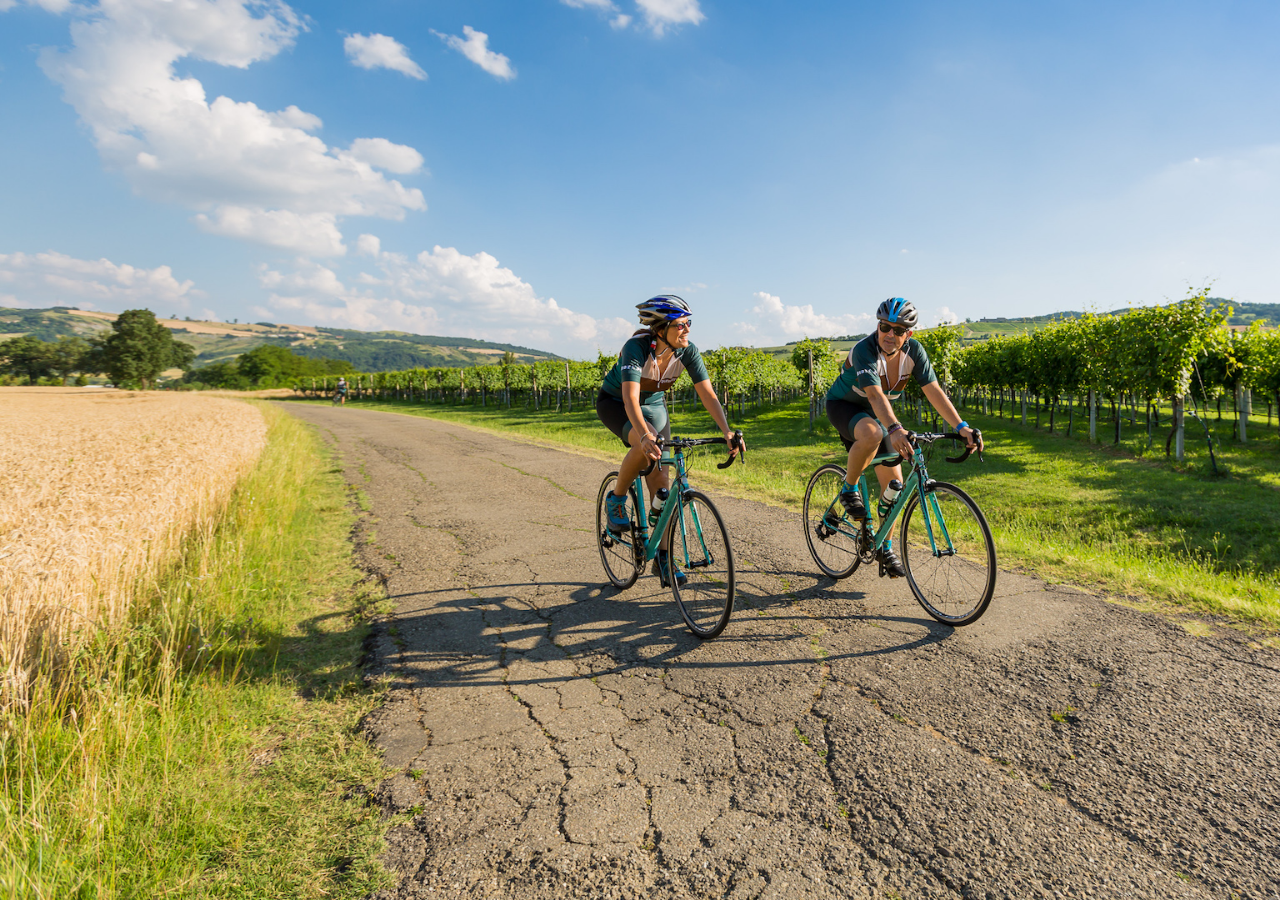
<file: unit_6/contact.html>
<!DOCTYPE html>
<html>

<head>
	<link rel="stylesheet" type="text/css" href="css/style.css">
	<meta name="viewport" content="width=device-width, initial-scale=1">
	<link rel="stylesheet" href="https://cdnjs.cloudflare.com/ajax/libs/font-awesome/4.7.0/css/font-awesome.min.css">
	<title>Perpetual Motion Adventures</title>
</head>

<body>

</body>
</html>
</file>
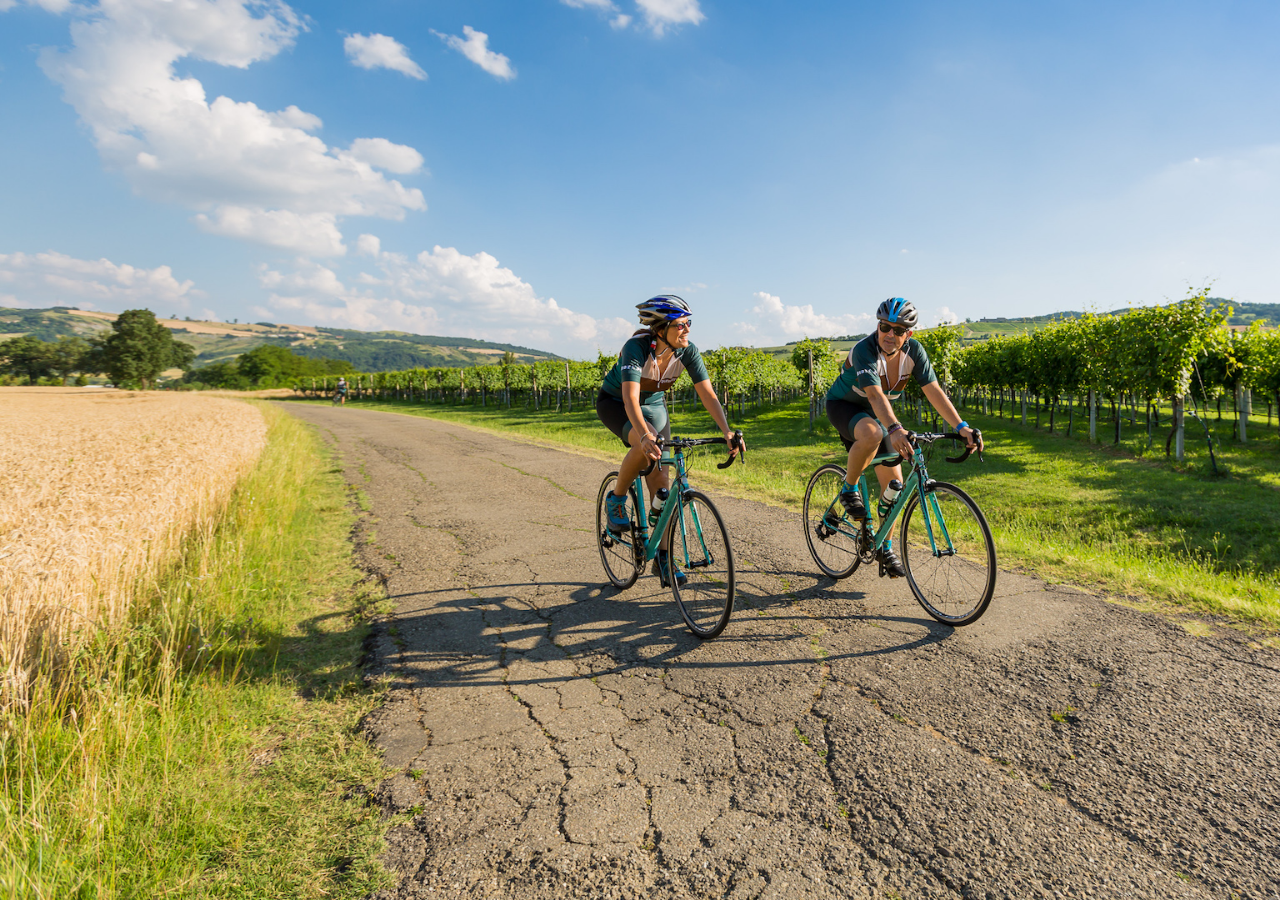
<file: unit_6/explore.html>
<!DOCTYPE html>
<html>

<head>
	<link rel="stylesheet" type="text/css" href="css/style.css">
	<meta name="viewport" content="width=device-width, initial-scale=1">
	<link rel="stylesheet" href="https://cdnjs.cloudflare.com/ajax/libs/font-awesome/4.7.0/css/font-awesome.min.css">
	<title>Perpetual Motion Adventures</title>
	
</head>

<body>
<!-- Ideally a collapsible list of countries
	<section id="two_column" class="clearfix">
		<section id="left">
			<h1>Where We Ride</h1>
			
			<h4>North America</h4>
			<ul>
				<li>USA</li>
				<li>Canada</li>
			</ul>
			<h4>Europe</h4>
			<ul>
				<li>Albania</li>
				<li>Austria</li>
				<li>Belgium</li>
				<li>Bosnia and Herzegovina</li>
				<li>Croatia</li>
				<li>Czech Republic</li>
				<li>England</li>
				<li>Estonia</li>
				<li>France</li>
				<li>Germany</li>
				<li>Greece</li>
				<li>Hungary</li>
				<li>Italy</li>
				<li>Japan</li>
				<li>Latvia</li>
				<li>Lithuania</li>
				<li>Montenegro</li>
				<li>Poland</li>
				<li>Portugal</li>
				<li>Russia</li>
				<li>Slovakia</li>
				<li>Slovenia</li>
				<li>Spain</li>
				<li>Switzerland</li>
			</ul>
			<h4>Asia</h4>
			<ul>
				<li>Bhutan</li>
				<li>Cambodia</li>
				<li>China</li>
				<li>India</li>
				<li>Japan</li>
				<li>Laos</li>
				<li>Mongolia</li>
				<li>Myanmar</li>
				<li>Nepal</li>
				<li>Philippines</li>
				<li>Sri Lanka</li>
				<li>Taiwan</li>
				<li>Thailand</li>
				<li>Timor Leste</li>
				<li>Uzbekistan</li>
				<li>Vietnam</li>
			</ul>
			<h4>Pacific</h4>
			<ul>
				<li>Australia</li>
				<li>New Zealand</li>
			</ul>
			<p>Don't see your destination listed? 
				<a href="mailto:lindsay.watkins@gmail.com?subject="Perpetual Motion Adventures">Contact us</a> and let us know where you'd like to ride and we'll point you in the right direction.
			</p>
		</section>
		<aside id="right" class="map">
			<h1>Explore Trips</h1>
			<p>Lorem ipsum dolor sit amet, consectetur adipisicing elit, sed do eiusmod tempor incididunt ut labore et dolore magna aliqua. Ut enim ad minim veniam, quis nostrud exercitation ullamco laboris nisi ut aliquip ex ea commodo consequat.</p>
			<iframe id="map" src="https://www.google.com/maps/d/embed?mid=1LwFCKYsT__cp7K1BsuVEsWPPlYHXWUI-" width="640" height="480"></iframe>
		</aside>
	</section>-->
</body>
</html>
</file>
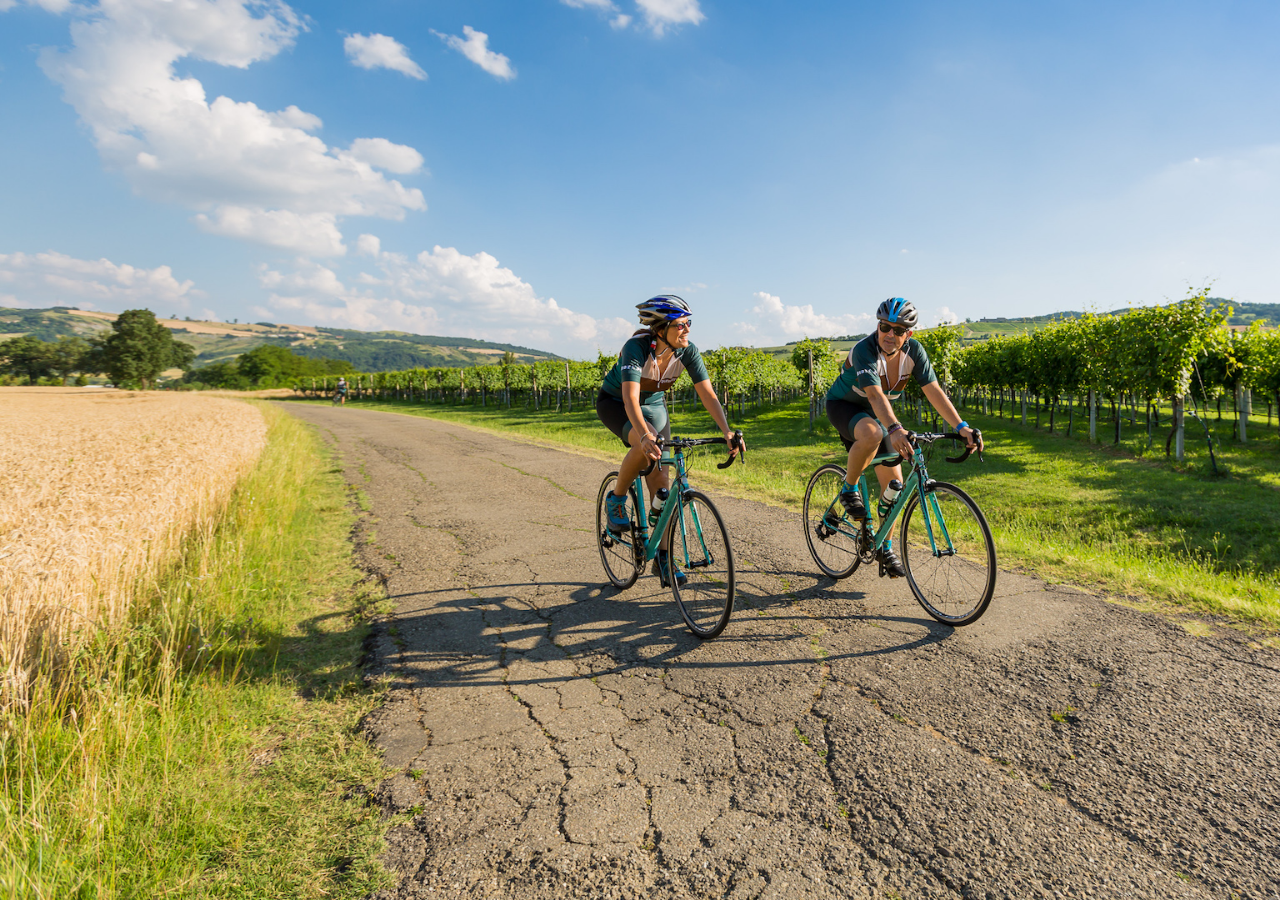
<file: unit_6/testimonials.html>
<!DOCTYPE html>
<html>

<head>
	<link rel="stylesheet" type="text/css" href="css/style.css">
	<meta name="viewport" content="width=device-width, initial-scale=1">
	<link rel="stylesheet" href="https://cdnjs.cloudflare.com/ajax/libs/font-awesome/4.7.0/css/font-awesome.min.css">
	<title>Perpetual Motion Adventures</title>
</head>


<body>

</body>

</html>
</file>
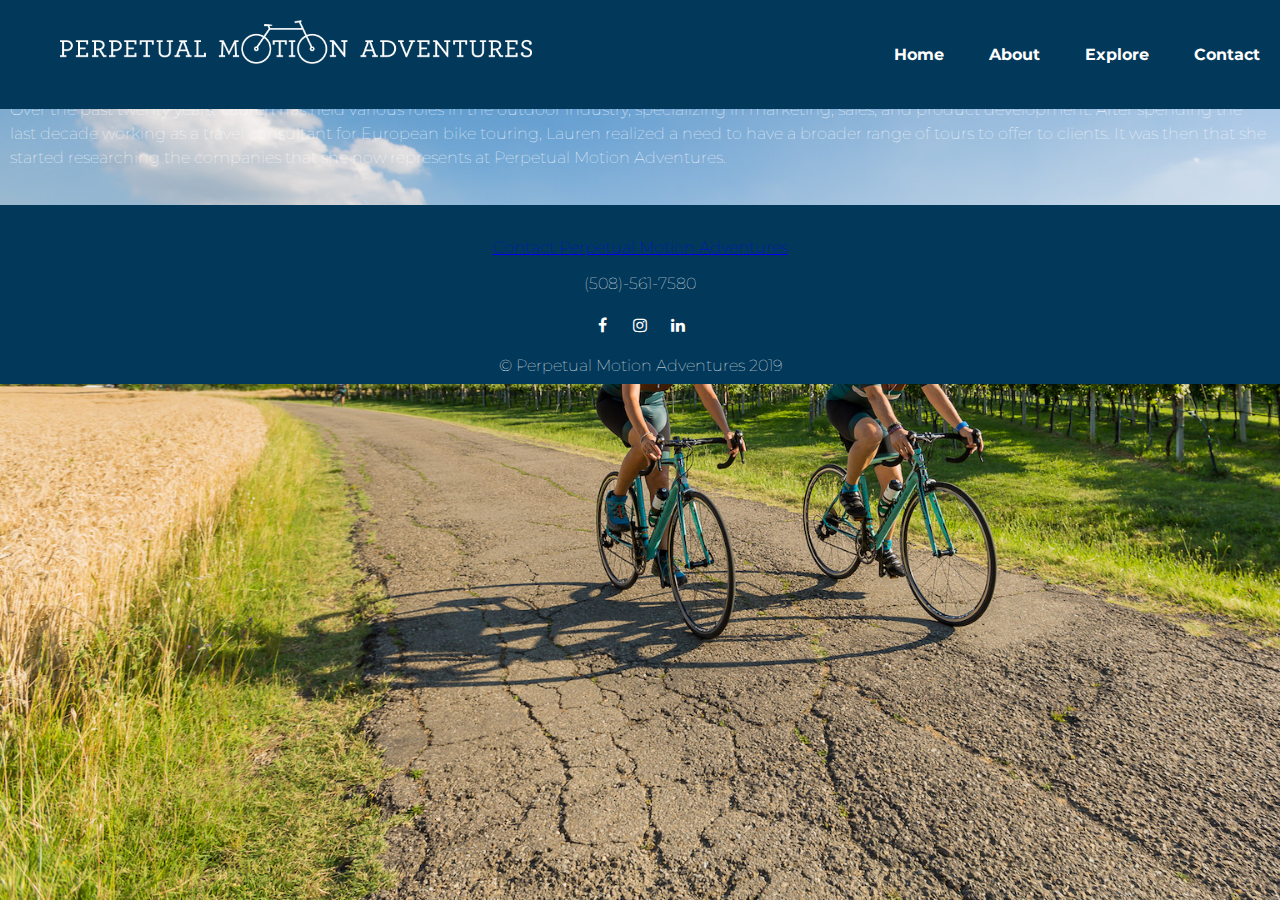
<file: unit_7/about.html>
<!DOCTYPE html>
<html>

<head>
	<link rel="stylesheet" type="text/css" href="css/style.css">
	<meta name="viewport" content="width=device-width, initial-scale=1">
	<link rel="stylesheet" href="https://cdnjs.cloudflare.com/ajax/libs/font-awesome/4.7.0/css/font-awesome.min.css">
	<title>Perpetual Motion Adventures</title>
</head>

<body>

	<div class="wrapper">

	<header>
		<img src="images/logos/PMA_horiLogoWht.png" alt="Perpetual Motion Adventures" title="Perpetual Motion Adventures Logo" id="logo">

		<nav>
			<a class="navlinks" href="index.html">Home</a>
			<a class="navlinks" href="about.html">About</a>
			<a class="navlinks" href="explore.html">Explore</a>
			<a class="navlinks" href="contact.html">Contact</a>
		</nav>
	</header>	

	<section id="about2" class="clearfix">
		<h2>More About Us</h2>

		<p>Lauren Lasky is the founder of Perpetual Motion Adventures, and the person you’re mostly likely to reach when you contact us.</p>

		<p>Over the past twenty years, Lauren has held various roles in the outdoor industry, specializing in marketing, sales, and product development. After spending the last decade working as a travel consultant for European bike touring, Lauren realized a need to have a broader range of tours to offer to clients. It was then that she started researching the companies that she now represents at Perpetual Motion Adventures.</p>
	</section>

	<footer>
		<!-- <img src="images/logos/PMA_logoRndWht.png" alt="Perpetual Motion Adventures" title="Perpetual Motion Adventures Logo" id="footer_logo"> -->
		<p class="footer">
			<a class="footerlinks" href="mailto:lindsay.watkins@gmail.com?subject=Perpetual Motion Adventures">Contact Perpetual Motion Adventures</a>
		</p>
		<p class="footer">(508)-561-7580</p> 
		<p class="footer">
			<a href="https://www.facebook.com/PerpetualMotionAdventures" class="fa fa-facebook"></a>
			<a href="https://www.instagram.com/pma.bike/" class="fa fa-instagram"></a>
			<a href="https://www.linkedin.com/in/laurenpma/" class="fa fa-linkedin"></a>
		</p>
		<p class="footer">&copy; Perpetual Motion Adventures 2019</p>
	</footer>

	</div>

</body>

</html>
</file>
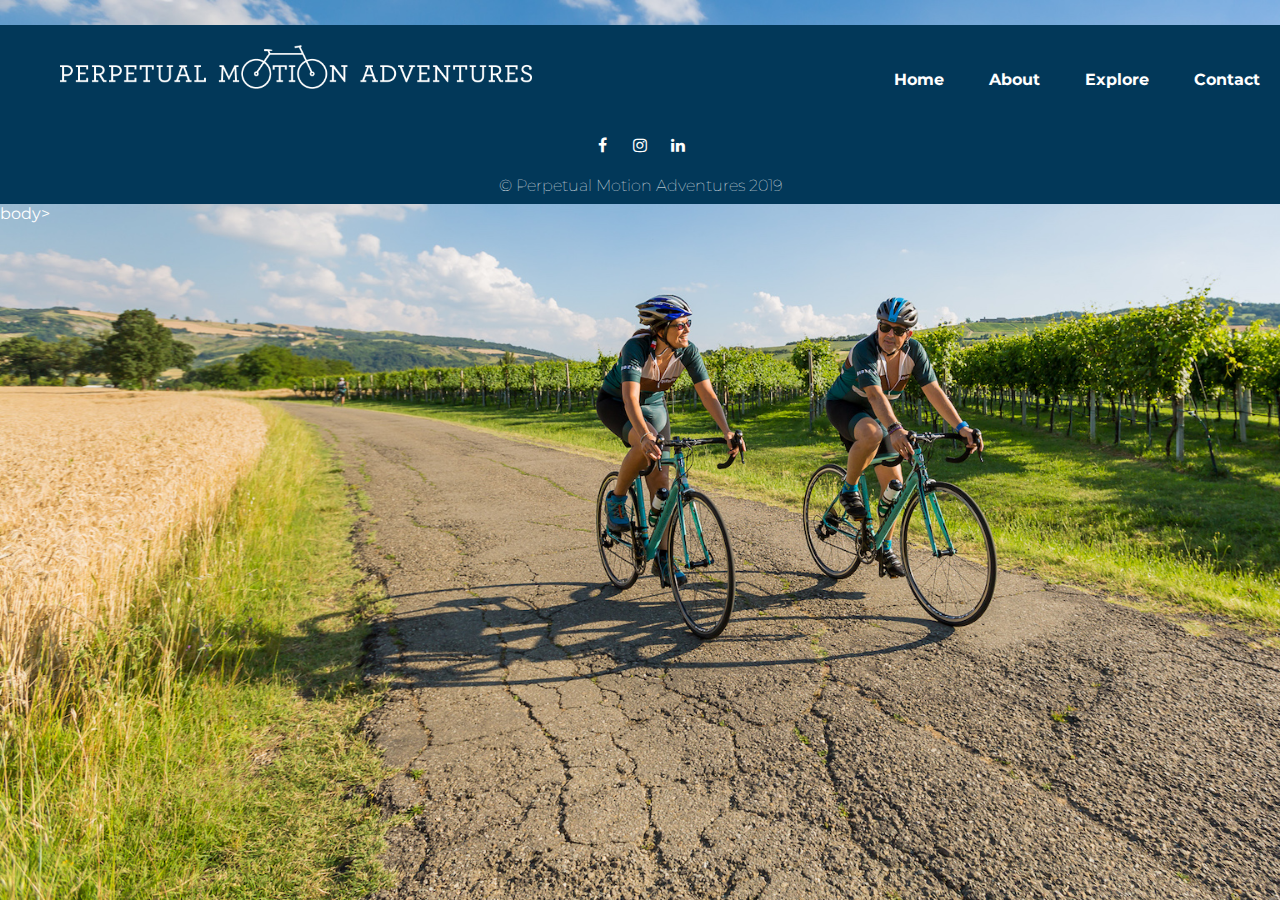
<file: unit_7/contact.html>
<!DOCTYPE html>
<html>

<head>
	<link rel="stylesheet" type="text/css" href="css/style.css">
	<meta name="viewport" content="width=device-width, initial-scale=1">
	<link rel="stylesheet" href="https://cdnjs.cloudflare.com/ajax/libs/font-awesome/4.7.0/css/font-awesome.min.css">
	<title>Perpetual Motion Adventures</title>
</head>

<body>
	<header>
		<img src="images/logos/PMA_horiLogoWht.png" alt="Perpetual Motion Adventures" title="Perpetual Motion Adventures Logo" id="logo">

		<nav>
			<a class="navlinks" href="index.html">Home</a>
			<a class="navlinks" href="about.html">About</a>
			<a class="navlinks" href="explore.html">Explore</a>
			<a class="navlinks" href="contact.html">Contact</a>
		</nav>
	</header>

	<div class="wrapper">

	</div>
	
	<footer>
		<!-- <img src="images/logos/PMA_logoRndWht.png" alt="Perpetual Motion Adventures" title="Perpetual Motion Adventures Logo" id="footer_logo"> -->
		<p class="footer">
			<a class="footerlinks" href="mailto:lindsay.watkins@gmail.com?subject=Perpetual Motion Adventures">Contact Perpetual Motion Adventures</a>
		</p>
		<p class="footer">(508)-561-7580</p> 
		<p class="footer">
			<a href="https://www.facebook.com/PerpetualMotionAdventures" class="fa fa-facebook"></a>
			<a href="https://www.instagram.com/pma.bike/" class="fa fa-instagram"></a>
			<a href="https://www.linkedin.com/in/laurenpma/" class="fa fa-linkedin"></a>
		</p>
		<p class="footer">&copy; Perpetual Motion Adventures 2019</p>
	</footer>



</body>

</html>body>

</body>
</html>
</file>
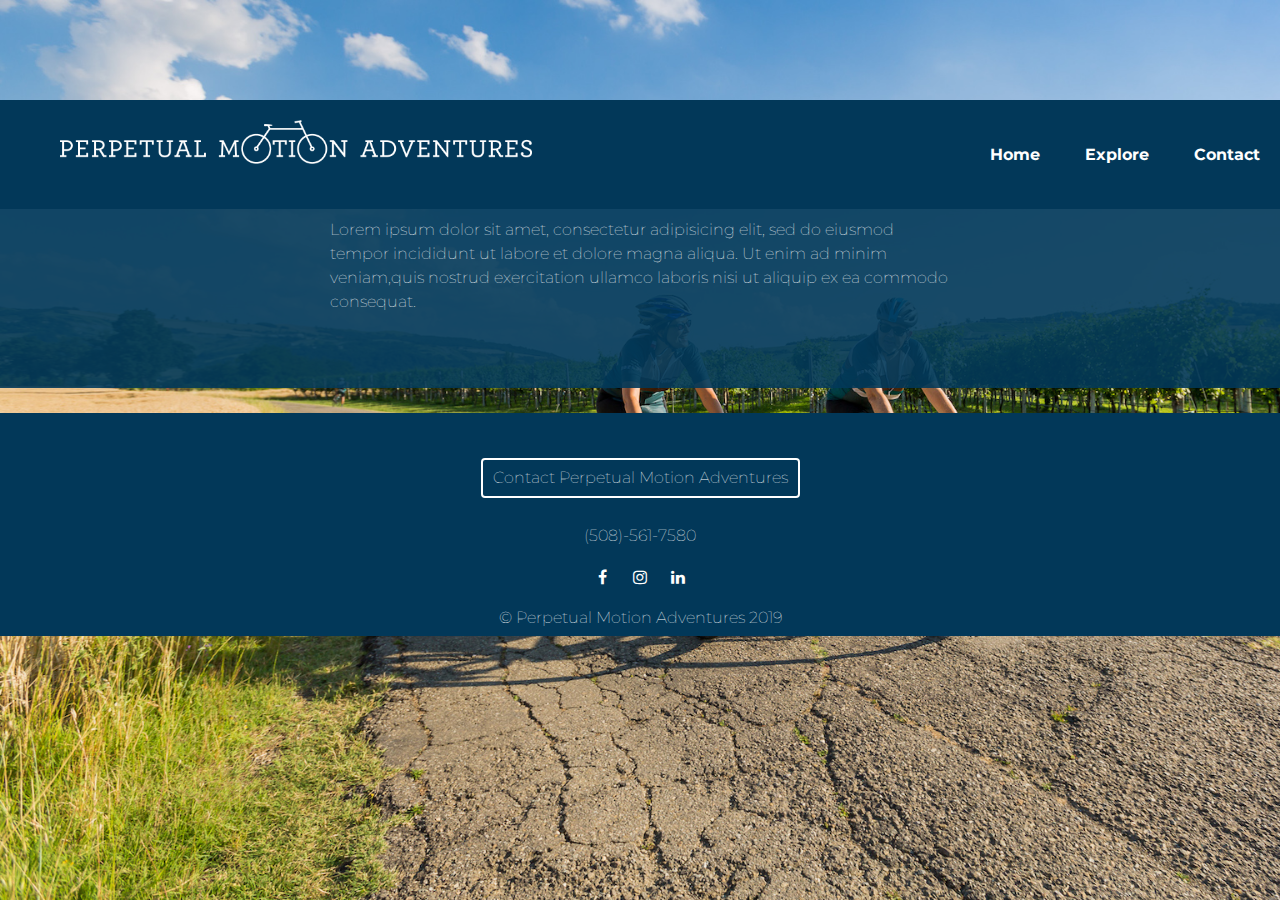
<file: unit_7/testimonials.html>
<!DOCTYPE html>
<html>

<head>
	<link rel="stylesheet" type="text/css" href="css/style.css">
	<meta name="viewport" content="width=device-width, initial-scale=1">
	<link rel="stylesheet" href="https://cdnjs.cloudflare.com/ajax/libs/font-awesome/4.7.0/css/font-awesome.min.css">
	<title>Perpetual Motion Adventures</title>
</head>

<body>

	<header>
		<img src="images/logos/PMA_horiLogoWht.png" alt="Perpetual Motion Adventures" title="Perpetual Motion Adventures Logo" id="logo">

		<nav>
			<a class="navlinks" href="index.html">Home</a>
			<a class="navlinks" href="explore.html">Explore</a>
			<a class="navlinks" href="contact.html">Contact</a>
		</nav>
	</header>	

	<section id="testimonials" class="clearfix">
		<h2>Testimonials</h2>
		
		<p>Lorem ipsum dolor sit amet, consectetur adipisicing elit, sed do eiusmod tempor incididunt ut labore et dolore magna aliqua. Ut enim ad minim veniam,quis nostrud exercitation ullamco laboris nisi ut aliquip ex ea commodo consequat.</p>
	</section>

	<footer>
		<!-- <img src="images/logos/PMA_logoRndWht.png" alt="Perpetual Motion Adventures" title="Perpetual Motion Adventures Logo" id="footer_logo"> -->
		<p class="footer">
			<a class="button" href="mailto:lindsay.watkins@gmail.com?subject=Perpetual Motion Adventures">Contact Perpetual Motion Adventures</a>
		</p>
		<p class="footer">(508)-561-7580</p> 
		<p class="footer">
			<a href="https://www.facebook.com/PerpetualMotionAdventures" class="fa fa-facebook"></a>
			<a href="https://www.instagram.com/pma.bike/" class="fa fa-instagram"></a>
			<a href="https://www.linkedin.com/in/laurenpma/" class="fa fa-linkedin"></a>
		</p>
		<p class="footer">&copy; Perpetual Motion Adventures 2019</p>
	</footer>
	
</body>

</html>
</file>
<file: unit_1/css/style.css>
body {
	background-color: blue;
}
h1, p {
	color: purple;
}
</file>
<file: unit_3/css/style.css>
body {
	background-color: #FFE87D;
	font-family: Helvetica; sans-serif;
	}
h1{ 
	font-weight: bold;
	color: #8C66E8; 
	text-align: center;
	}
#slogan {
	font-style: italic;
	font-weight: bold;
	text-align: center;
}
img {
  max-width: 70%;
  height: auto;
  
}
.center {
  display: block;
  margin-left: auto;
  margin-right: auto;
  width: 50%;
}
</file>
<file: unit_5/css/style.css>
@import url('https://fonts.googleapis.com/css?family=Esteban|Montserrat');

body {
	font-family: 'Esteban', serif;
}

h1, h2, h3, h4 { 
	font-family: 'Montserrat', sans-serif;
	font-weight: bold;
	color: black; 
	text-align: center;
}

div {
    background-color: #FFE2B8;
    border: 1px black solid;
    padding: 20px;
}

.wrapper {
	max-width: 960px;
	margin-left: auto;
	margin-right: auto;
}

nav {
    background-color: #E8C66A;
    border: 1px black solid;
    padding: 20px;
}

header {
    background-color: #FFED74;
    border: 1px black solid;
    padding: 20px;
}

#logo {
	display: block;
	margin-left: auto;
	margin-right: auto;
	padding: 20px;
	width: 30%;
}

#slogan {
	font-style: italic;
	font-weight: bold;
	text-align: center;
}

#hero {
  display: block;
  width:100%;
}

section {
    background-color: #FFE2B8;
    border: 1px black solid;
    padding: 20px;
}

article {
    background-color: #E89C6C;
    border: 1px black solid;
    padding: 20px;
}

aside {
	background-color: #FFC675;
	border: 1px black solid;
	padding: 20px;
}

#map {
	float: right;
}

.tourlogos {
	display: block;
	width:20%;
}

footer {
	text-align: center;
	background-color: #FF957E;
	border: 1px black solid;
	padding: 20px;
}

#footer_logo {
	display:block;
	margin-left: auto;
	margin-right: auto;
	max-width: 50%;
	height: auto;
}
</file>
<file: unit_6/css/style.css>
@import url('https://fonts.googleapis.com/css?family=Montserrat|Permanent Marker');

* { margin:0; padding:0; box-sizing:border-box; }

body {
	font-family: 'Montserrat', sans-serif;
	background-image: url('../images/background.jpg');
	background-attachment: fixed;
	background-size: cover;
	background-repeat: no-repeat;
	color: white;
}

.wrapper {
	max-width: 1600px;
	position: center;
}

header {
	position: fixed;
}

nav {
    text-align: right;
    display: block;
    font-family: 'Montserrat', sans-serif;
    background-color: rgba(2, 56, 89, .75);
	font-weight: bold;
	color: white; 
}

.navlinks {
	color: white;
	text-decoration: none;
	display: inline-block;
	padding-top: 45px;
	padding-left: 20px;
	padding-right: 20px;
	padding-bottom: 45px;
}

.navlinks:hover {
	opacity: 0.75;
}

#logo {
	display: block;
	margin-left: 40px;
	padding: 20px;
	width: 40%;
	float: left;
}

h1 {
	font-family: 'Permanent Marker', cursive;
	font-size: 3em;
	text-align: center;
}

h2 {
	font-family: 'Montserrat', sans-serif;
	font-weight: bold;
	font-size: 2em;
	text-align: center;
	color: white;
	padding: 20px;
}

h3 {
	font-family: 'Montserrat', sans-serif;
	font-weight: bold;
	font-size: 1.5em;
	text-align: center;
	color: white;
	padding: 20px;
}

h4 {
	font-family: 'Montserrat', sans-serif;
	font-weight: bold;font-size: 1.2em;
	text-align: left;
	color: white;
}

p {
	text-align: justify;
	font-size: 1em;
	color: white;
	padding: 10px;
	font-weight: lighter;
	line-height: 1.5em;
}

#tagline {
	padding-top: 150px;
	color: #023859;
	padding-bottom: 500px;
}

/*.button {
	background-color: rgba(2, 56, 89, .75);
 	border: none;
 	display: inline-block;
 	margin-left: auto;
 	margin-right: auto;
 	color: white;
 	padding: 15px 15px;
 	text-align: center;
 	text-decoration: none;
 	font-size: 16px;
 }

 .button:hover {
 	opacity: 75%;
 }*/

span {
	font-weight: bold;
	font-style: italic;
}

#about,#why{
	display: block;
	width: 800px;
	margin: 25px auto;
	padding: 50px 100px;
	background-color: rgba(2, 56, 89, .75);
	border-radius: 25px;
}

#partners {
	display: block;
	width: 800px;
	margin: 25px auto;
	padding: 50px 40px;
	background-color: rgba(2, 56, 89, .75);
	border-radius: 25px;
}

.center {
	text-align: center;
}

#lizardhead,#tourissimo {
	display: block;
	width: 300px;
	min-height: 30em;
	margin: 20px;
	padding: 20px;
	background-color: rgb(173, 187, 179);
	border-radius: 25px;
	float: left;
}

#rideandseek,#grasshopper {
	display: block;
	text-align: center;
	width: 300px;
	min-height: 30em;
	margin: 20px;
	padding: 20px;
	background-color: rgb(173, 187, 179);
	border-radius: 25px;
	float: right;
}

#lizardheadlogo, #rideandseeklogo {
	display: block;
	margin: auto;
	width: 35%;
	padding: 1.5%;
}

#tourissimologo, #grasshopperlogo {
	display: block;
	margin: auto;
	width: 70%;
	padding: 1.5%;
}

ul {
	list-style-type: circle;
	list-style-position: outside;
	margin: 20px;
}

footer {
	display: block;
	margin-top: 25px;
	background-color: rgba(2, 56, 89, .75);
}

.footer {
	font-family: 'Montserrat', sans-serif;
	font-weight: lighter;
	color: white;
	text-align: center;
	line-height: 1em;
}

/*#footer_logo {
	display: block;
	margin-left: 40px;
	padding: 20px;
	max-width: 15%;
	float: left;
}*/

.footerlinks {
	color: white;
	text-decoration: none;
}

.fa {
  padding: 20px;
  font-size: 30px;
  width: 20px;
  text-align: center;
  text-decoration: none;
  margin: 5px 2px;
  border-radius: 50%;
}

.fa:hover {
    opacity: 0.75;
}

.fa-facebook {
  background: rgb(2, 56, 89);
  color: white;
}

.fa-linkedin {
  background: rgb(2, 56, 89);
  color: white;
}

.fa-instagram {
  background: rgb(2, 56, 89);
  color: white;
}

.clearfix:after {
    visibility: hidden;
    display: block;
    font-size: 0;
    content: " ";
    clear: both;
    height: 0;
}
</file>
<file: unit_7/css/style.css>
@import url('https://fonts.googleapis.com/css?family=Montserrat|Permanent Marker');

* { margin:0; padding:0; box-sizing:border-box; }

body {
	font-family: 'Montserrat', sans-serif;
	background-image: url('../images/background.jpg');
	background-attachment: fixed;
	background-size: cover;
	background-repeat: no-repeat;
	color: white;
}

header {
	position: fixed;
	width: 100%;
	left: 0;
}

nav {
    text-align: right;
    display: block;
    background-color: rgb(2, 56, 89);
	font-weight: bold;
	color: white; 
}

.navlinks {
	color: white;
	text-decoration: none;
	display: inline-block;
	padding: 45px 20px;
}

.navlinks:hover {
	opacity: 0.75;
}

#logo {
	display: block;
	margin-left: 40px;
	padding: 20px;
	width: 40%;
	float: left;
}

h1, h2, h3, h4, h5 {
	text-align: center;
}

h2, h3, h4, h5 {
	color: white;
	font-weight: bold;
	padding: 5px 10px 0px 10px;
}

h1 {
	font-family: 'Permanent Marker', cursive;
	font-size: 3.5em;
}

h2 {
	font-size: 2em;
}

h3 {
	font-size: 1.5em;
}

h4 {
	font-size: 1.2em;
}

p {
	text-align: left;
	font-size: 1em;
	color: white;
	padding: 10px;
	font-weight: lighter;
	line-height: 1.5em;
}

#tagline {
	padding-top: 150px;
	padding-bottom: 400px;
	color: #023859;
}

.button {
 	border: 2px solid white;
 	border-radius: 4px;
 	display: inline-block;
 	margin: 10px auto;
 	color: white;
 	padding: 10px 10px;
 	text-align: center;
 	text-decoration: none;
 	font-size: 1em;
 }

span {
	font-weight: bold;
	font-style: italic;
}

#about, #testimonials {
	display: block;
	margin-top: 100px;
	padding: 5% 25%;
	background-color: rgba(2, 56, 89, .9);
}

#partners {
	display: block;
	padding: 5% 0%;
	background-color: rgba(2, 56, 89, .9);
}

p.testimonial{
	text-align: center;
	font-style: italic;
}

p.center{
	text-align: center;
}

.operators {
	display: block;
	width: 23%;
	margin: 1%;
	padding: 10px;
	min-height: 30em;
	background-color: rgb(173, 187, 179);
	border-radius: 25px;
	float: left;
}

#lizardheadlogo, #rideandseeklogo {
	display: block;
	margin: auto;
	width: 35%;
	padding: 1.5%;
}

#tourissimologo, #grasshopperlogo {
	display: block;
	margin: auto;
	width: 70%;
	padding: 1.5%;
}

ul.list {
	list-style-type: circle;
	list-style-position: outside;
	margin: 20px;
}

img .wide {
	margin: auto;
	width: 100%;
	background: #A0A605;
}

footer {
	display: block;
	margin-top: 25px;
	padding-top: 25px;
	background-color: rgb(2, 56, 89);
	width: 100%;
}

p.footer {
	text-align: center;
	line-height: 1em;
}

/*#footer_logo {
	display: block;
	margin-left: 40px;
	padding: 20px;
	max-width: 15%;
	float: left;
}*/

.fa {
  font-size: 40px;
  width: 30px;
  text-align: center;
  text-decoration: none;
  margin: 5px 2px;
}

.fa-facebook {
  color: white;
}

.fa-linkedin {
  color: white;
}

.fa-instagram {
  color: white;
}

.clearfix:after {
    visibility: hidden;
    display: block;
    font-size: 0;
    content: " ";
    clear: both;
    height: 0;
}
</file>
